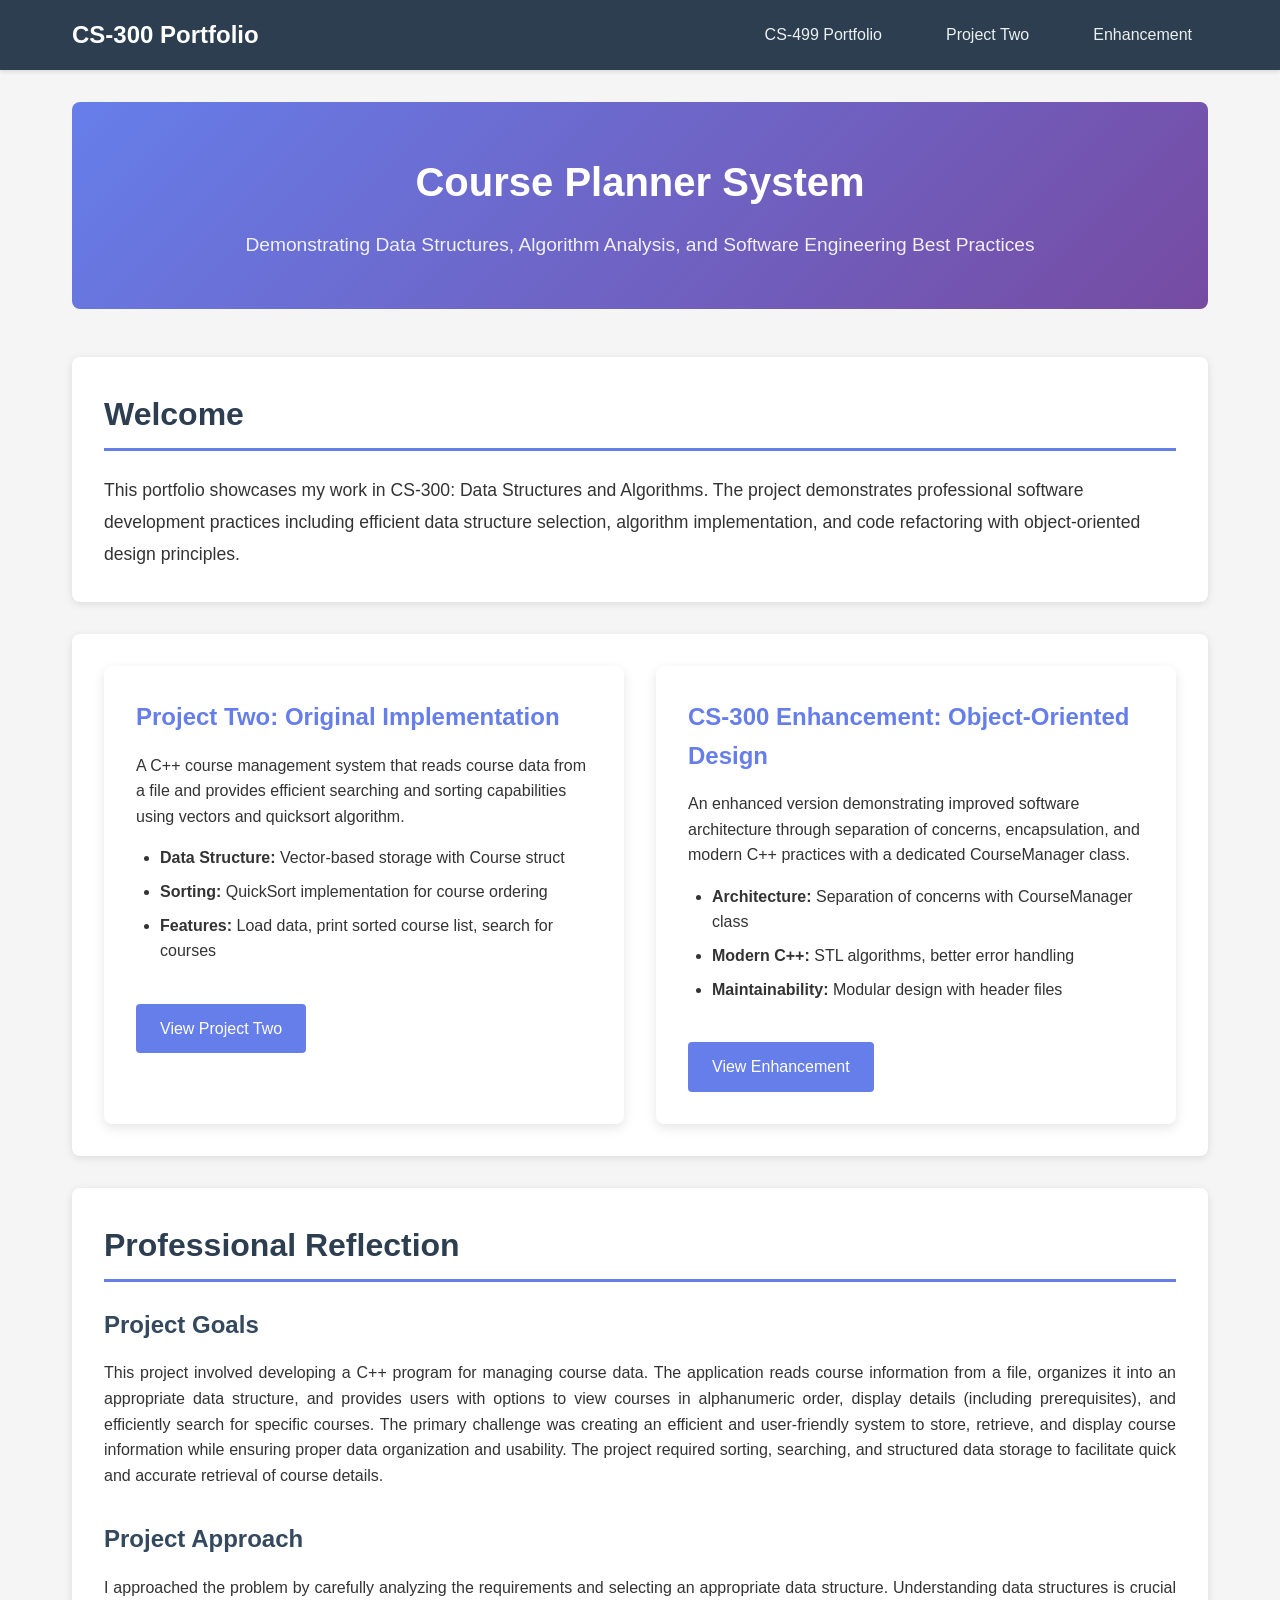
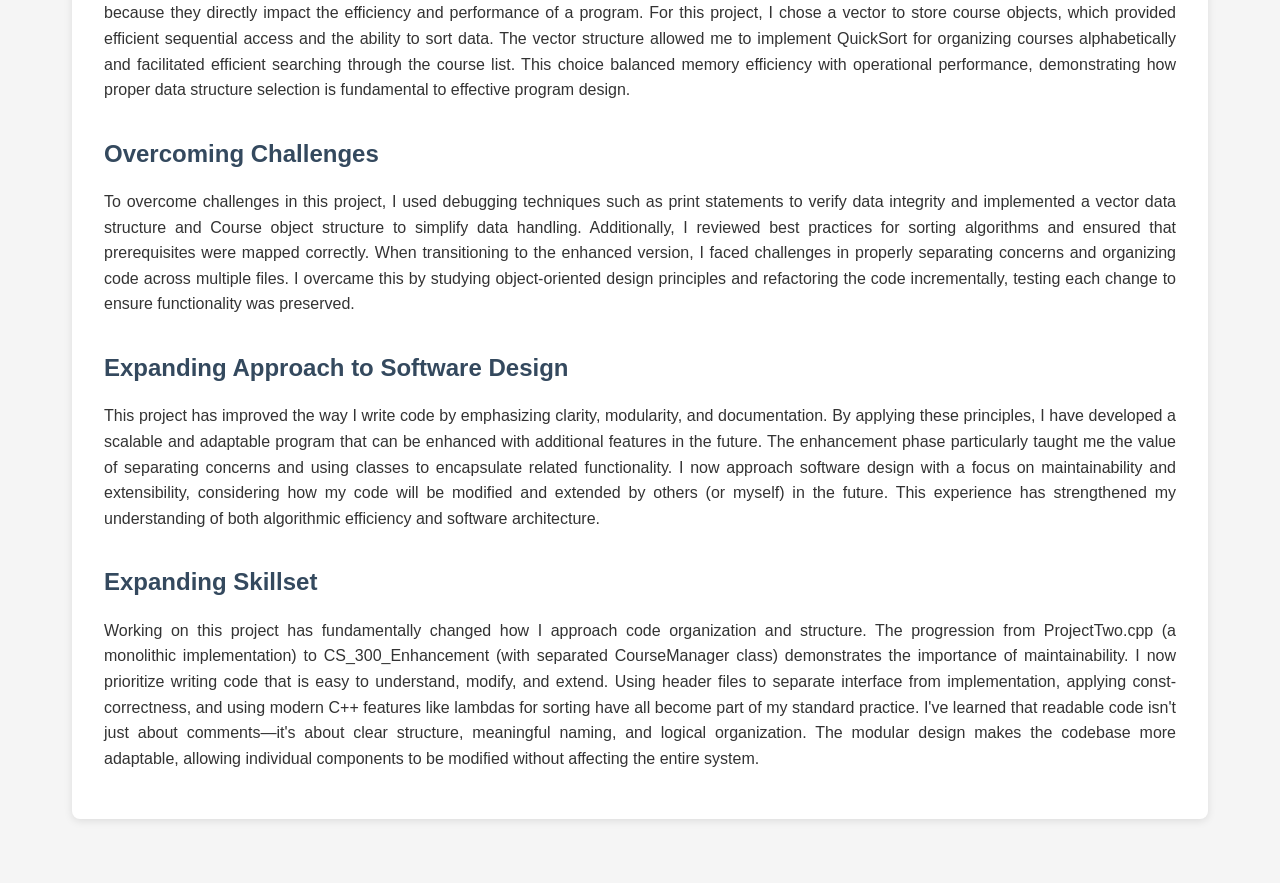
<file: index.html>
<!DOCTYPE html>
<html lang="en">
<head>
    <meta charset="UTF-8">
    <meta name="viewport" content="width=device-width, initial-scale=1.0">
    <title>CS-300 Portfolio: Course Planner System</title>
    <link rel="stylesheet" href="style.css">
</head>
<body>
    <nav class="navbar">
        <div class="nav-container">
            <h1 class="nav-title">CS-300 Portfolio</h1>
            <ul class="nav-menu">
                <li><a href="https://bzermeno.github.io/">CS-499 Portfolio</a></li>
                <li><a href="project-two.html">Project Two</a></li>
                <li><a href="enhancement.html">Enhancement</a></li>
            </ul>
        </div>
    </nav>

    <main class="container">
        <header class="hero">
            <h1>Course Planner System</h1>
            <p class="subtitle">Demonstrating Data Structures, Algorithm Analysis, and Software Engineering Best Practices</p>
        </header>

        <section class="intro">
            <h2>Welcome</h2>
            <p>This portfolio showcases my work in CS-300: Data Structures and Algorithms. The project demonstrates professional software development practices including efficient data structure selection, algorithm implementation, and code refactoring with object-oriented design principles.</p>
        </section>

        <section class="projects-grid">
            <div class="project-card">
                <h3>Project Two: Original Implementation</h3>
                <p>A C++ course management system that reads course data from a file and provides efficient searching and sorting capabilities using vectors and quicksort algorithm.</p>
                <ul>
                    <li><strong>Data Structure:</strong> Vector-based storage with Course struct</li>
                    <li><strong>Sorting:</strong> QuickSort implementation for course ordering</li>
                    <li><strong>Features:</strong> Load data, print sorted course list, search for courses</li>
                </ul>
                <a href="project-two.html" class="btn">View Project Two</a>
            </div>

            <div class="project-card">
                <h3>CS-300 Enhancement: Object-Oriented Design</h3>
                <p>An enhanced version demonstrating improved software architecture through separation of concerns, encapsulation, and modern C++ practices with a dedicated CourseManager class.</p>
                <ul>
                    <li><strong>Architecture:</strong> Separation of concerns with CourseManager class</li>
                    <li><strong>Modern C++:</strong> STL algorithms, better error handling</li>
                    <li><strong>Maintainability:</strong> Modular design with header files</li>
                </ul>
                <a href="enhancement.html" class="btn">View Enhancement</a>
            </div>
        </section>

        <section class="reflection">
            <h2>Professional Reflection</h2>
            
            <div class="reflection-section">
                <h3>Project Goals</h3>
                <p>This project involved developing a C++ program for managing course data. The application reads course information from a file, organizes it into an appropriate data structure, and provides users with options to view courses in alphanumeric order, display details (including prerequisites), and efficiently search for specific courses. The primary challenge was creating an efficient and user-friendly system to store, retrieve, and display course information while ensuring proper data organization and usability. The project required sorting, searching, and structured data storage to facilitate quick and accurate retrieval of course details.</p>
            </div>

            <div class="reflection-section">
                <h3>Project Approach</h3>
                <p>I approached the problem by carefully analyzing the requirements and selecting an appropriate data structure. Understanding data structures is crucial because they directly impact the efficiency and performance of a program. For this project, I chose a vector to store course objects, which provided efficient sequential access and the ability to sort data. The vector structure allowed me to implement QuickSort for organizing courses alphabetically and facilitated efficient searching through the course list. This choice balanced memory efficiency with operational performance, demonstrating how proper data structure selection is fundamental to effective program design.</p>
            </div>

            <div class="reflection-section">
                <h3>Overcoming Challenges</h3>
                <p>To overcome challenges in this project, I used debugging techniques such as print statements to verify data integrity and implemented a vector data structure and Course object structure to simplify data handling. Additionally, I reviewed best practices for sorting algorithms and ensured that prerequisites were mapped correctly. When transitioning to the enhanced version, I faced challenges in properly separating concerns and organizing code across multiple files. I overcame this by studying object-oriented design principles and refactoring the code incrementally, testing each change to ensure functionality was preserved.</p>
            </div>

            <div class="reflection-section">
                <h3>Expanding Approach to Software Design</h3>
                <p>This project has improved the way I write code by emphasizing clarity, modularity, and documentation. By applying these principles, I have developed a scalable and adaptable program that can be enhanced with additional features in the future. The enhancement phase particularly taught me the value of separating concerns and using classes to encapsulate related functionality. I now approach software design with a focus on maintainability and extensibility, considering how my code will be modified and extended by others (or myself) in the future. This experience has strengthened my understanding of both algorithmic efficiency and software architecture.</p>
            </div>

            <div class="reflection-section">
                <h3>Expanding Skillset</h3>
                <p>Working on this project has fundamentally changed how I approach code organization and structure. The progression from ProjectTwo.cpp (a monolithic implementation) to CS_300_Enhancement (with separated CourseManager class) demonstrates the importance of maintainability. I now prioritize writing code that is easy to understand, modify, and extend. Using header files to separate interface from implementation, applying const-correctness, and using modern C++ features like lambdas for sorting have all become part of my standard practice. I've learned that readable code isn't just about comments—it's about clear structure, meaningful naming, and logical organization. The modular design makes the codebase more adaptable, allowing individual components to be modified without affecting the entire system.</p>
            </div>
        </section>
    </main>

</body>
</html>
</file>
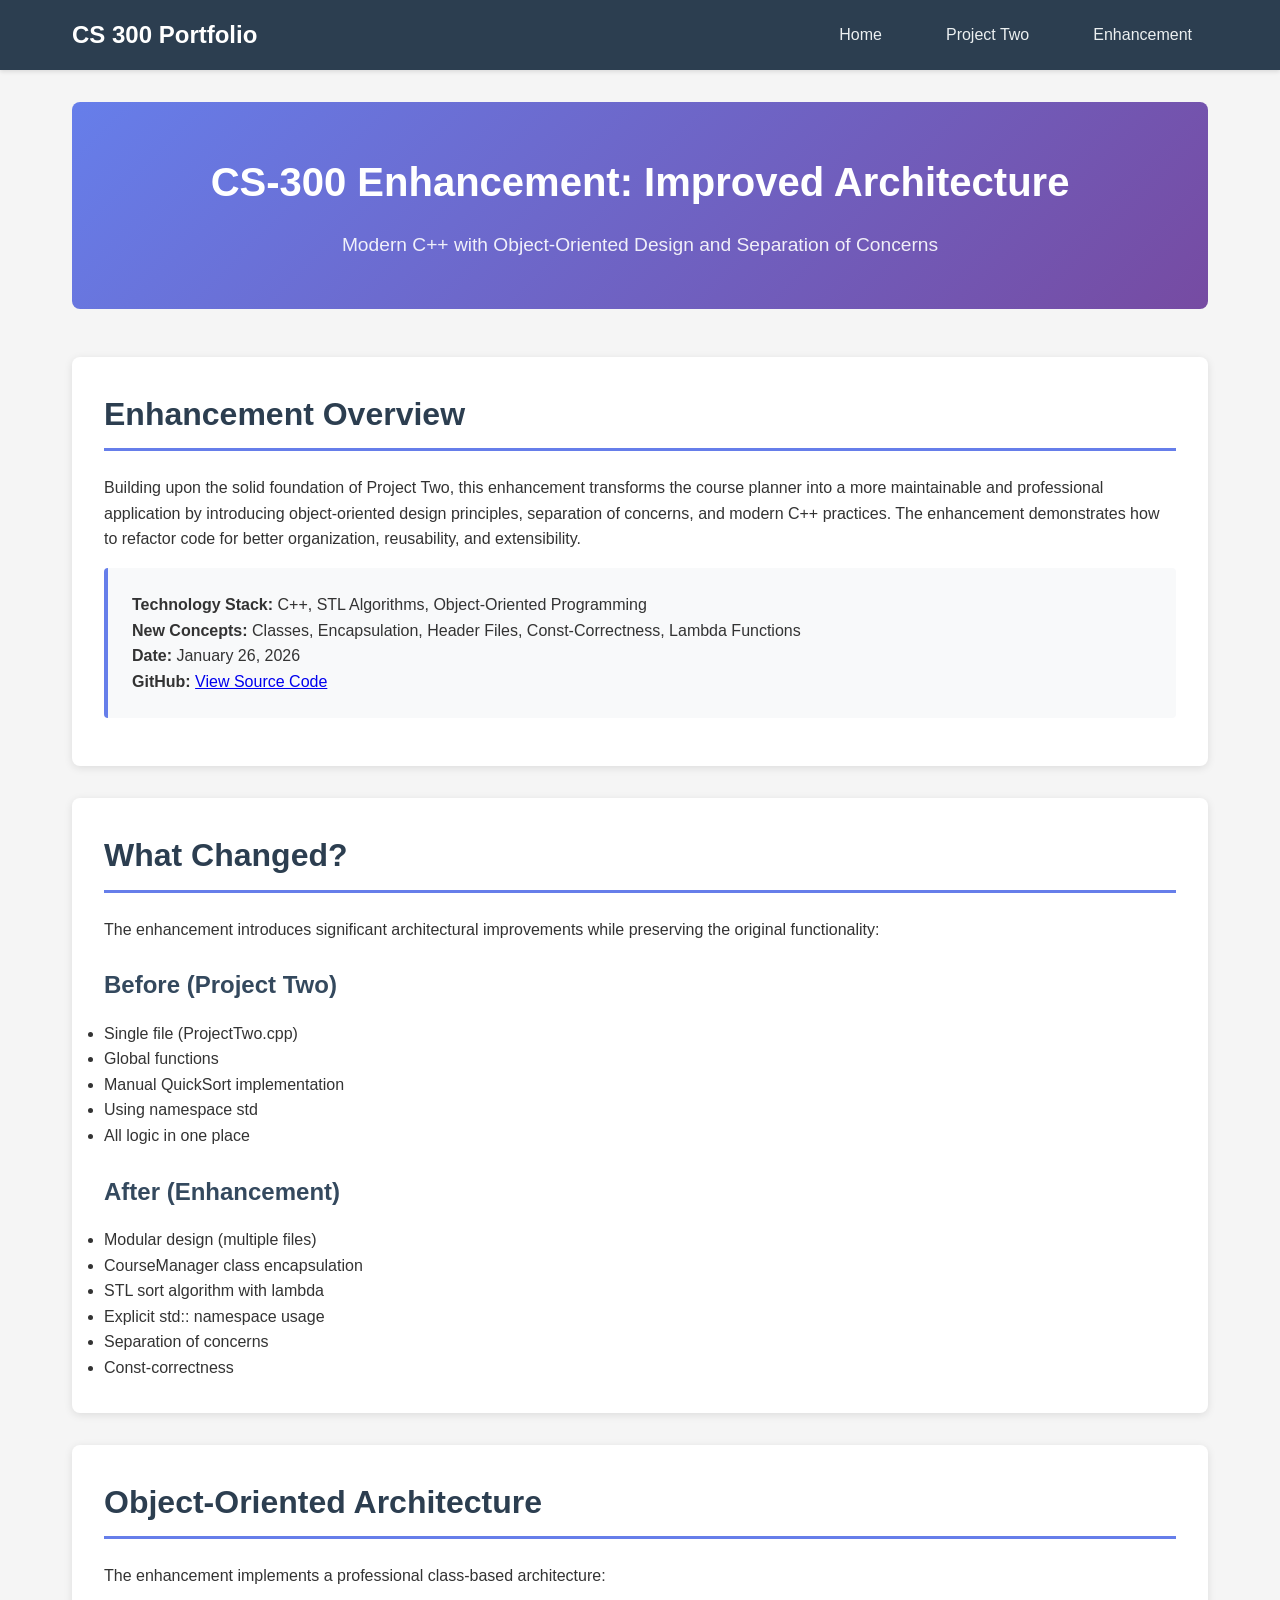
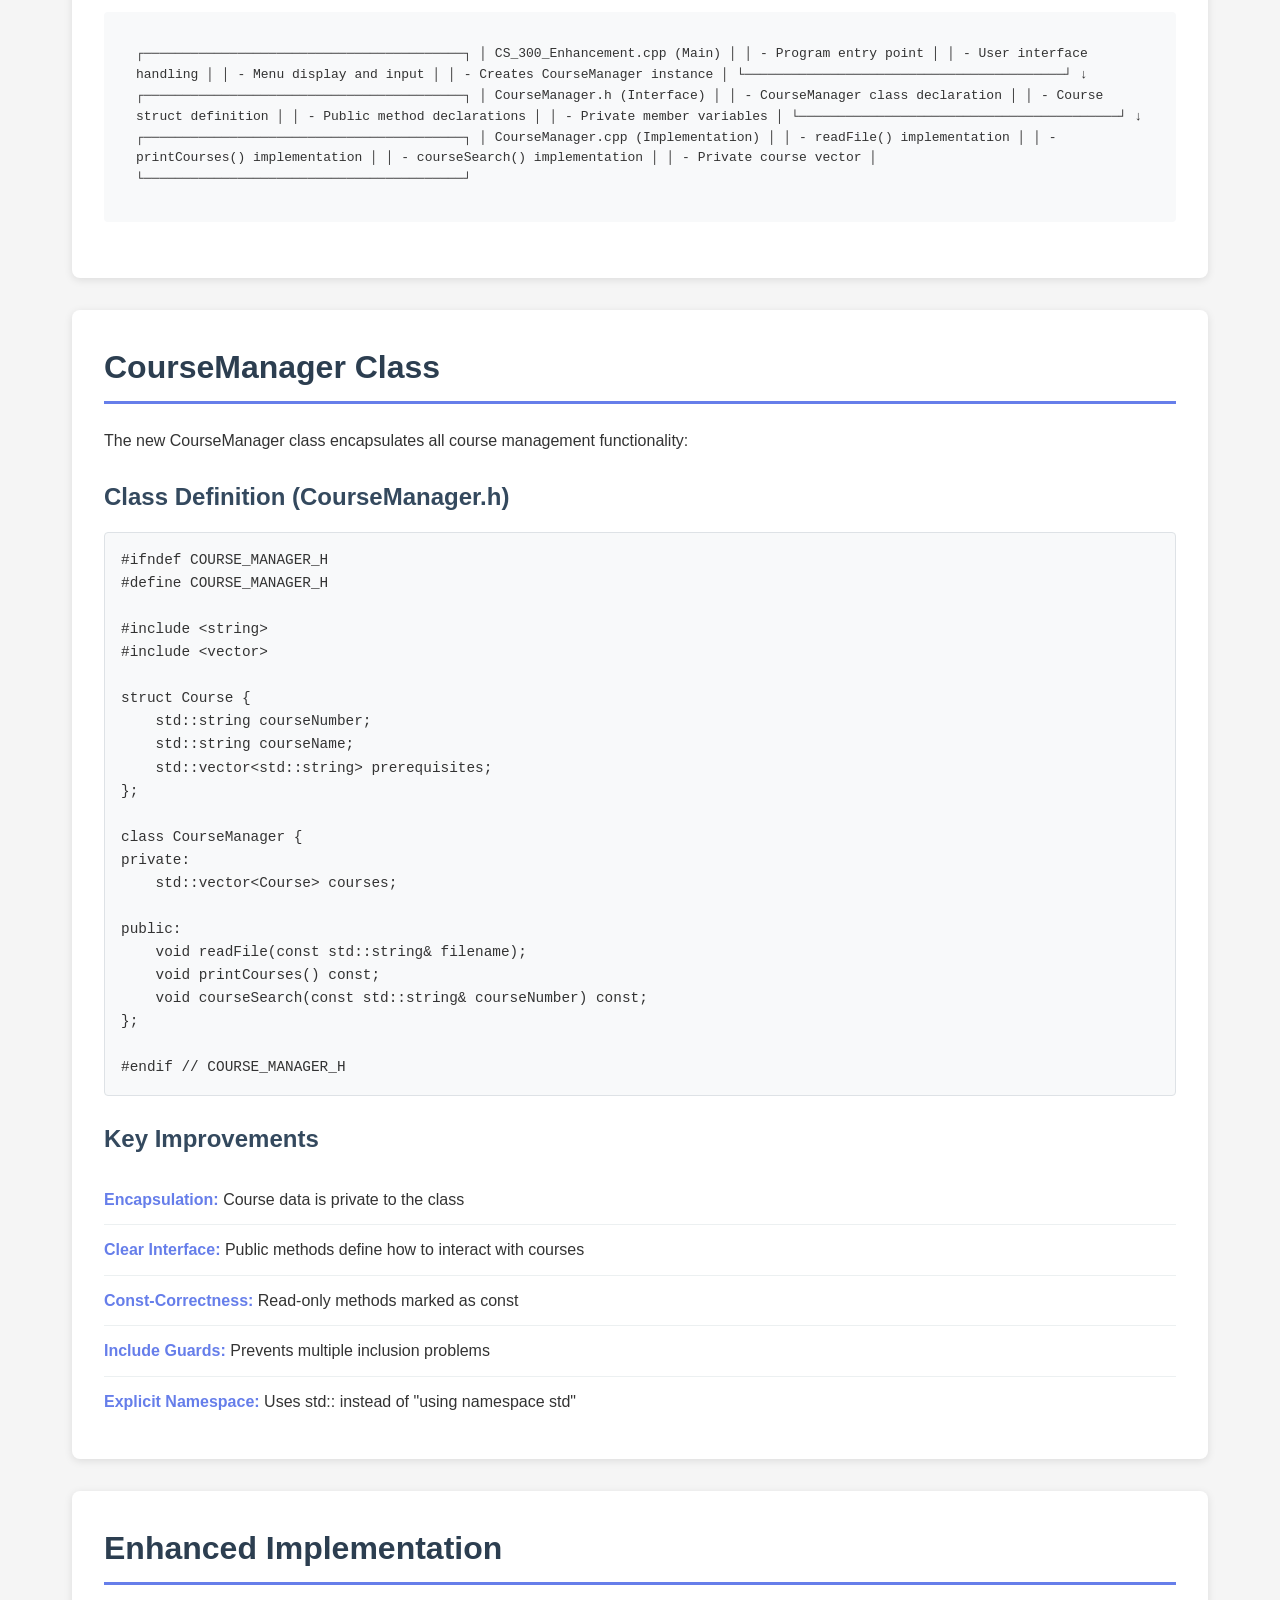
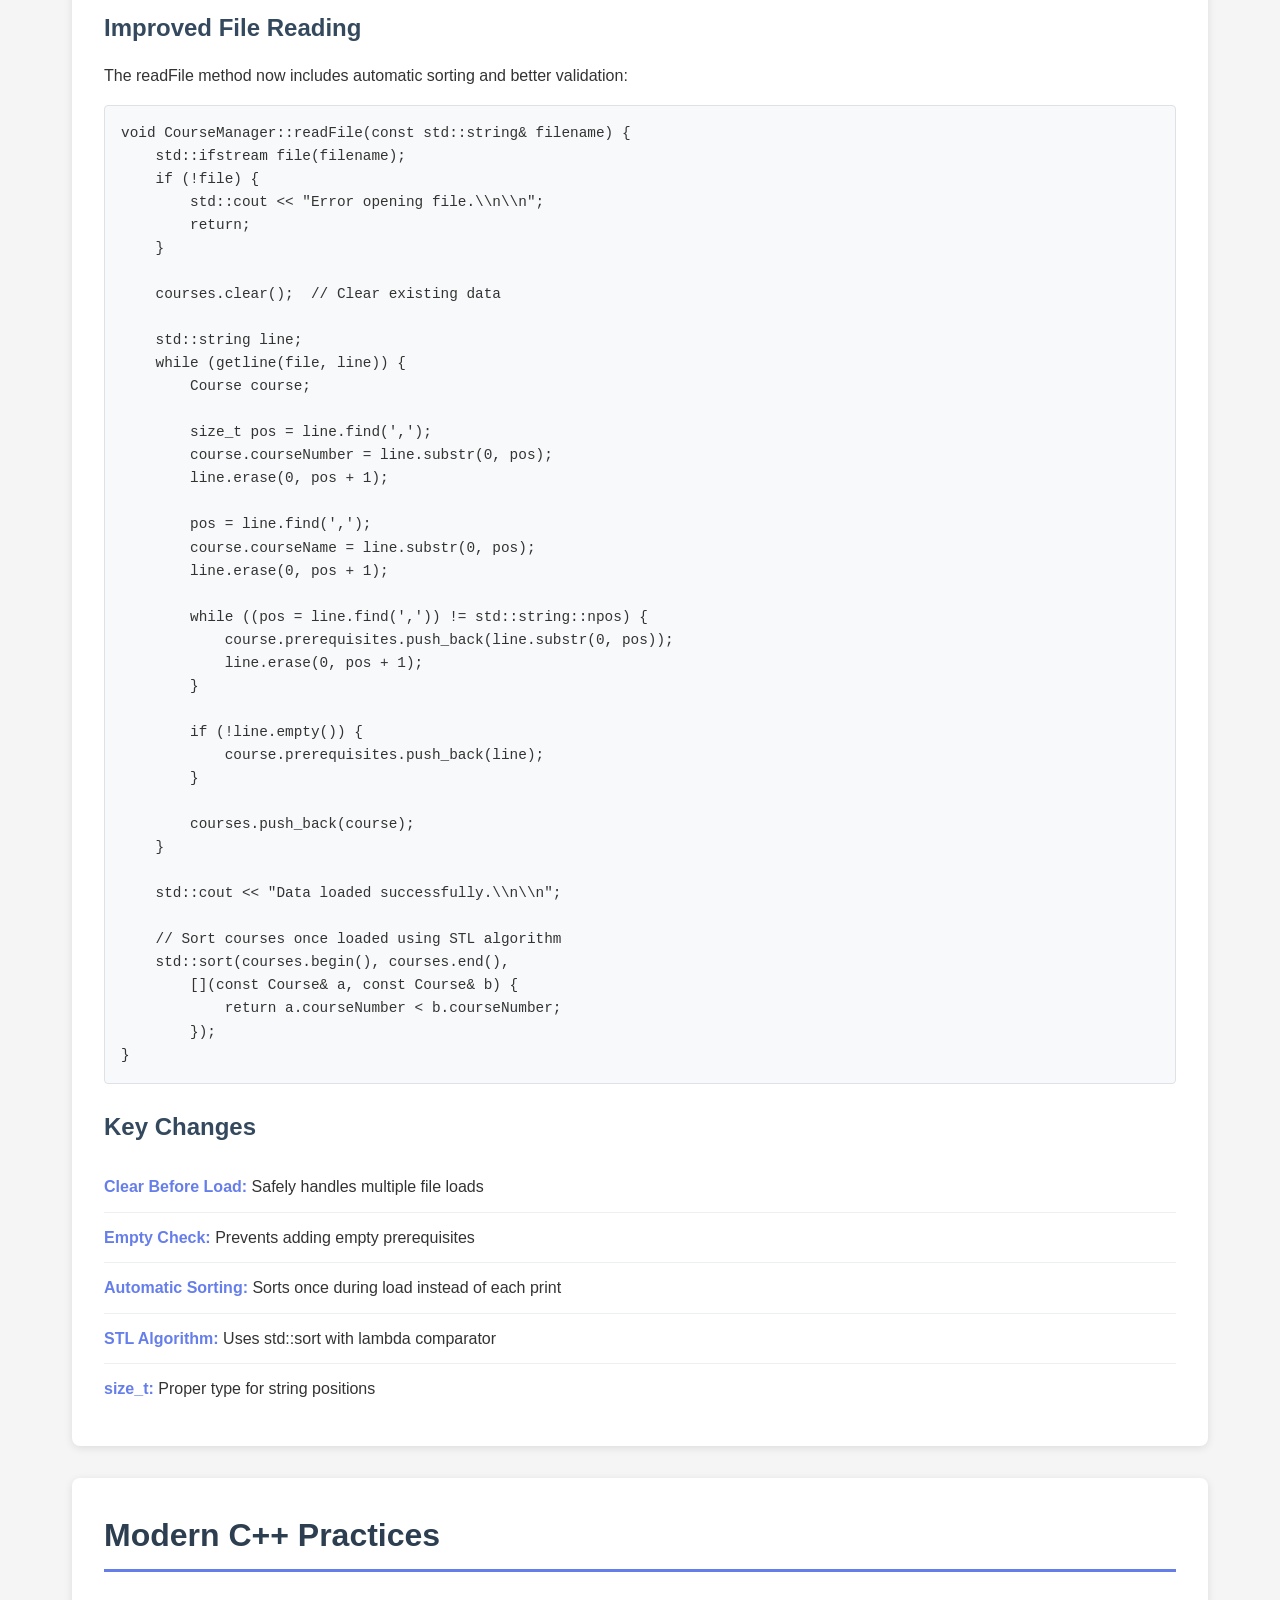
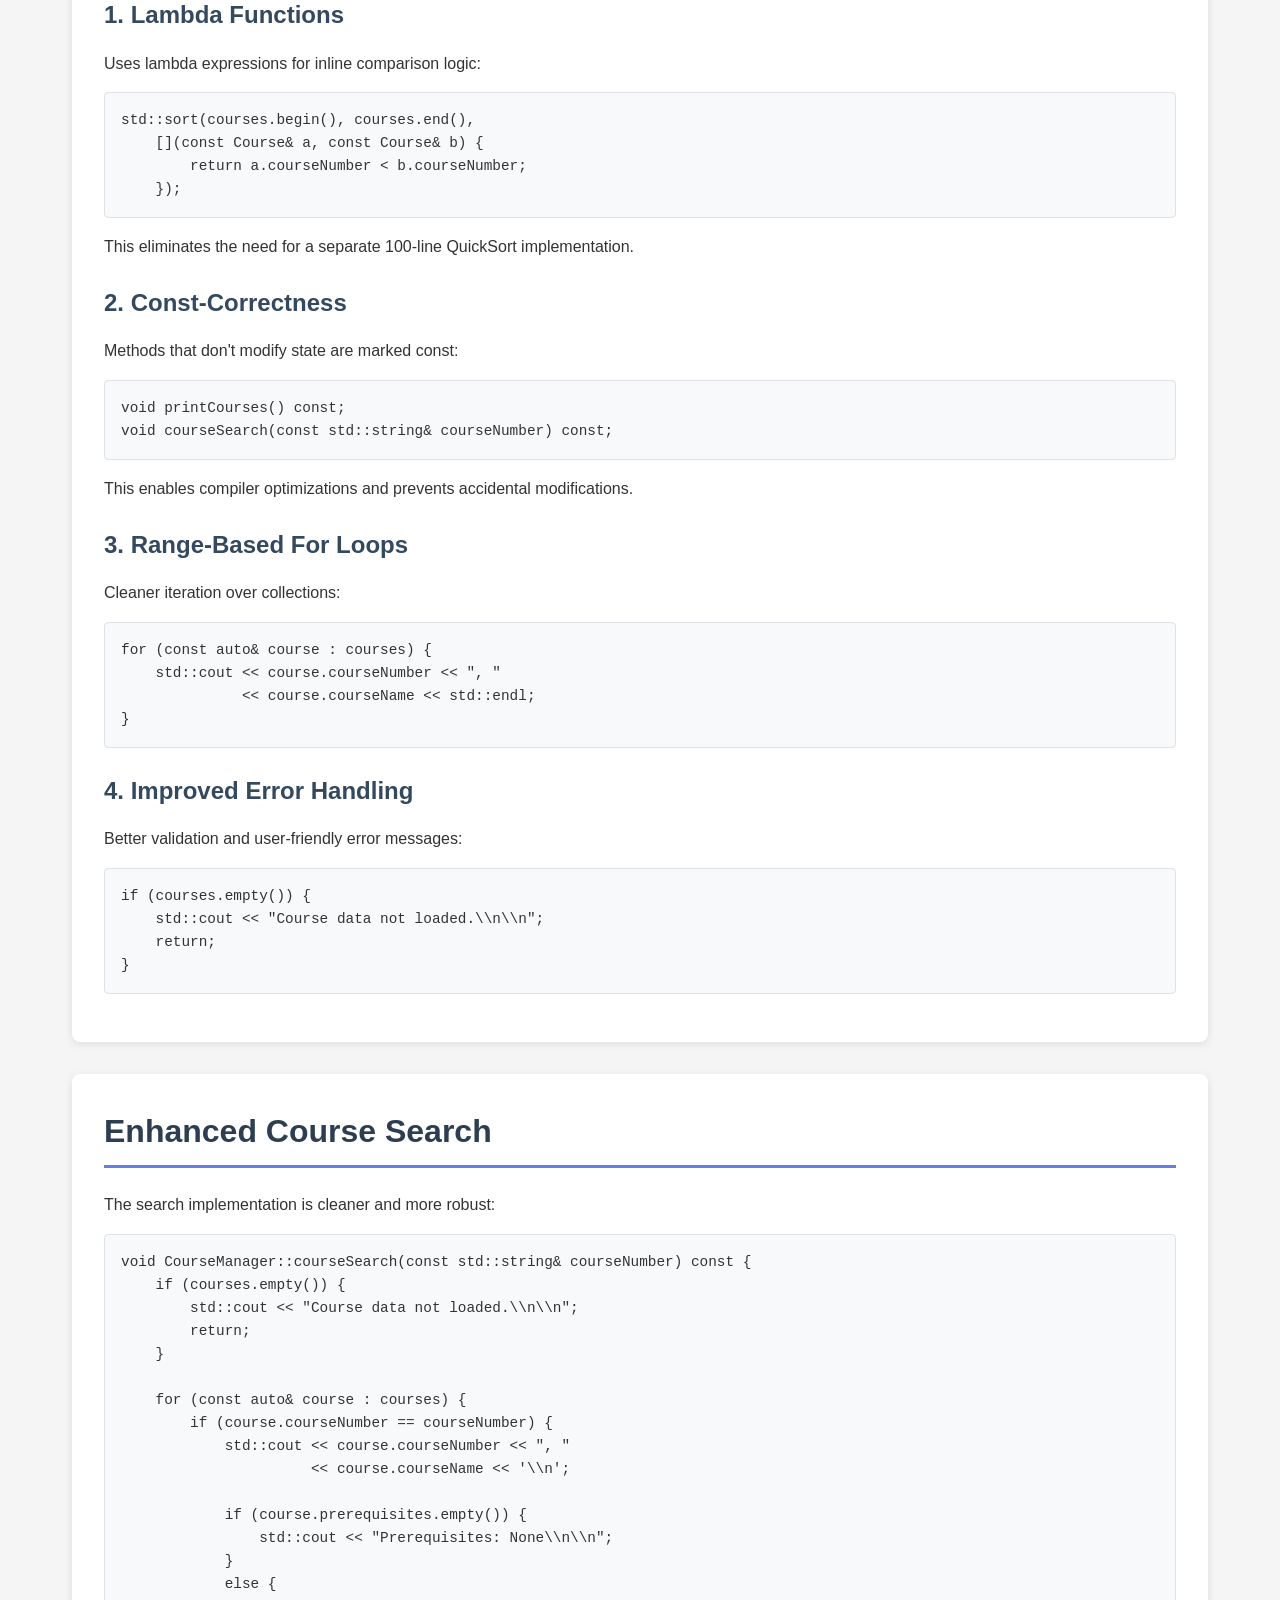
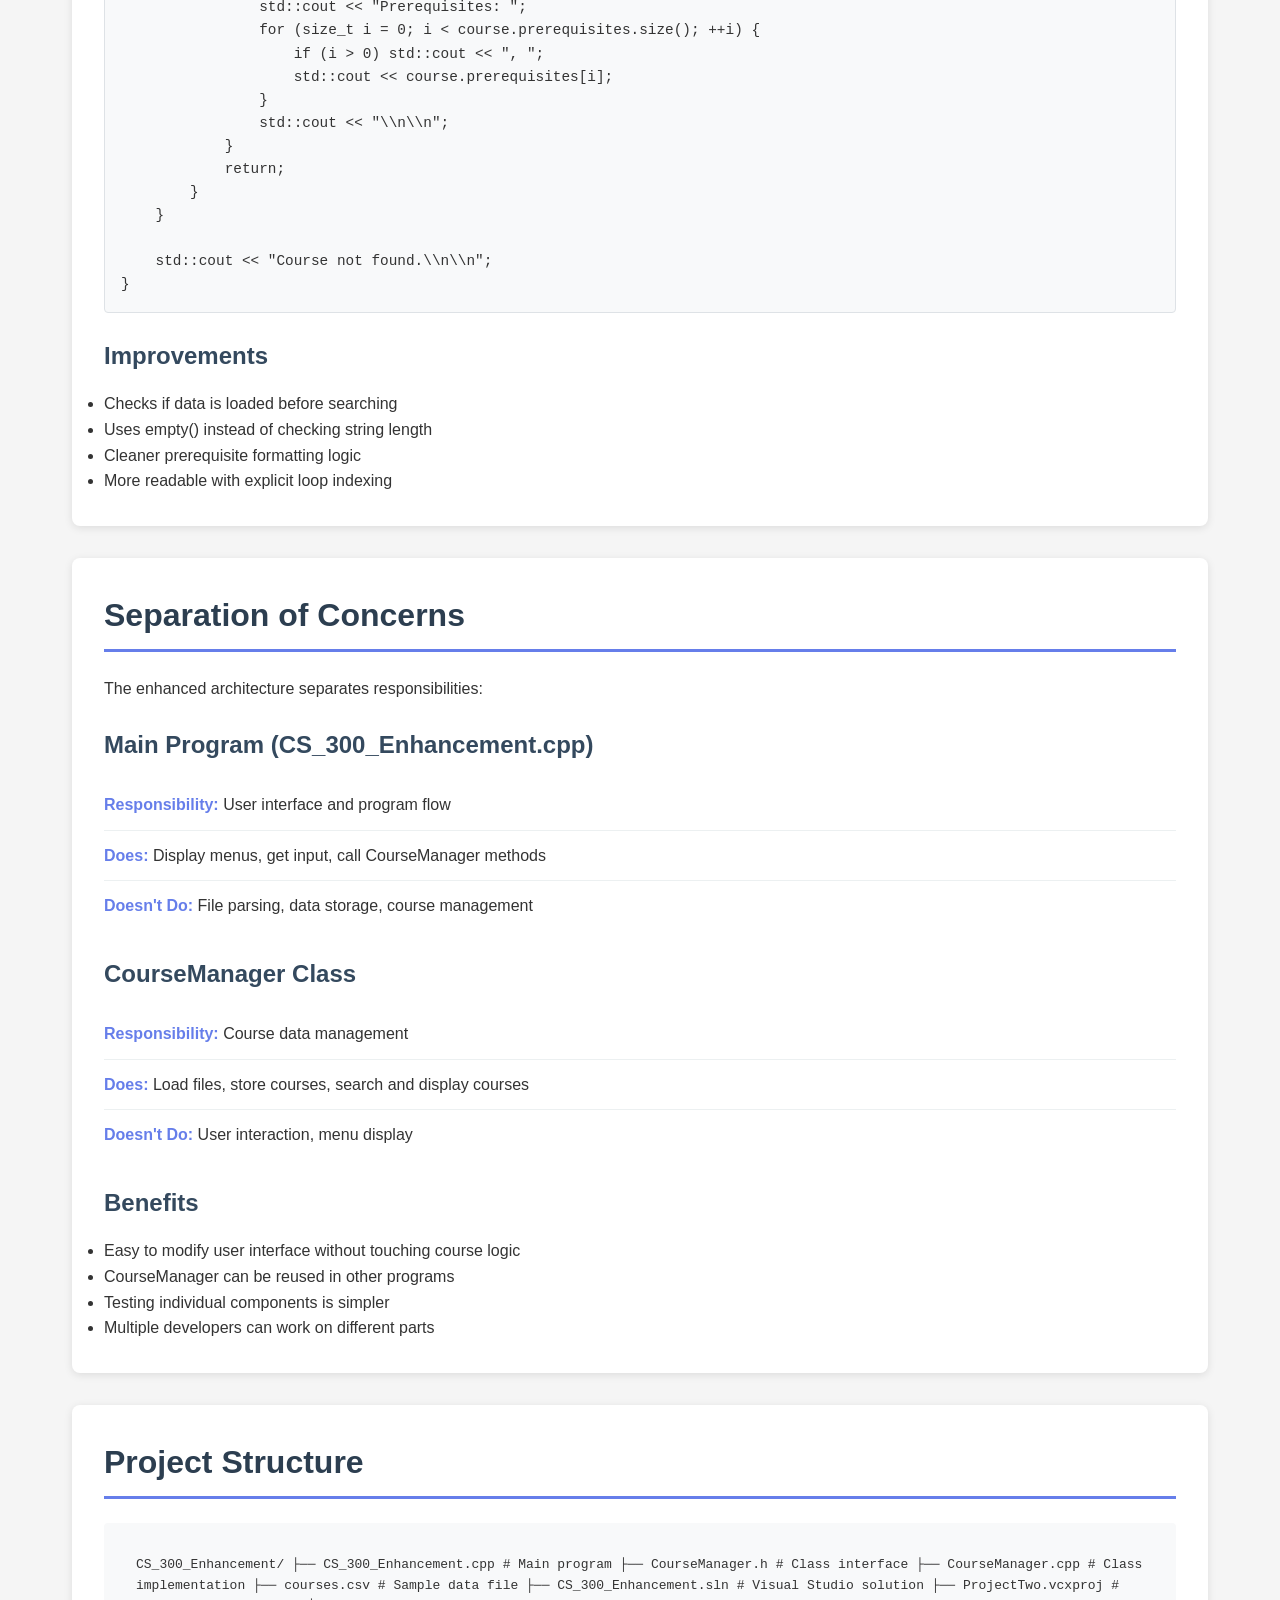
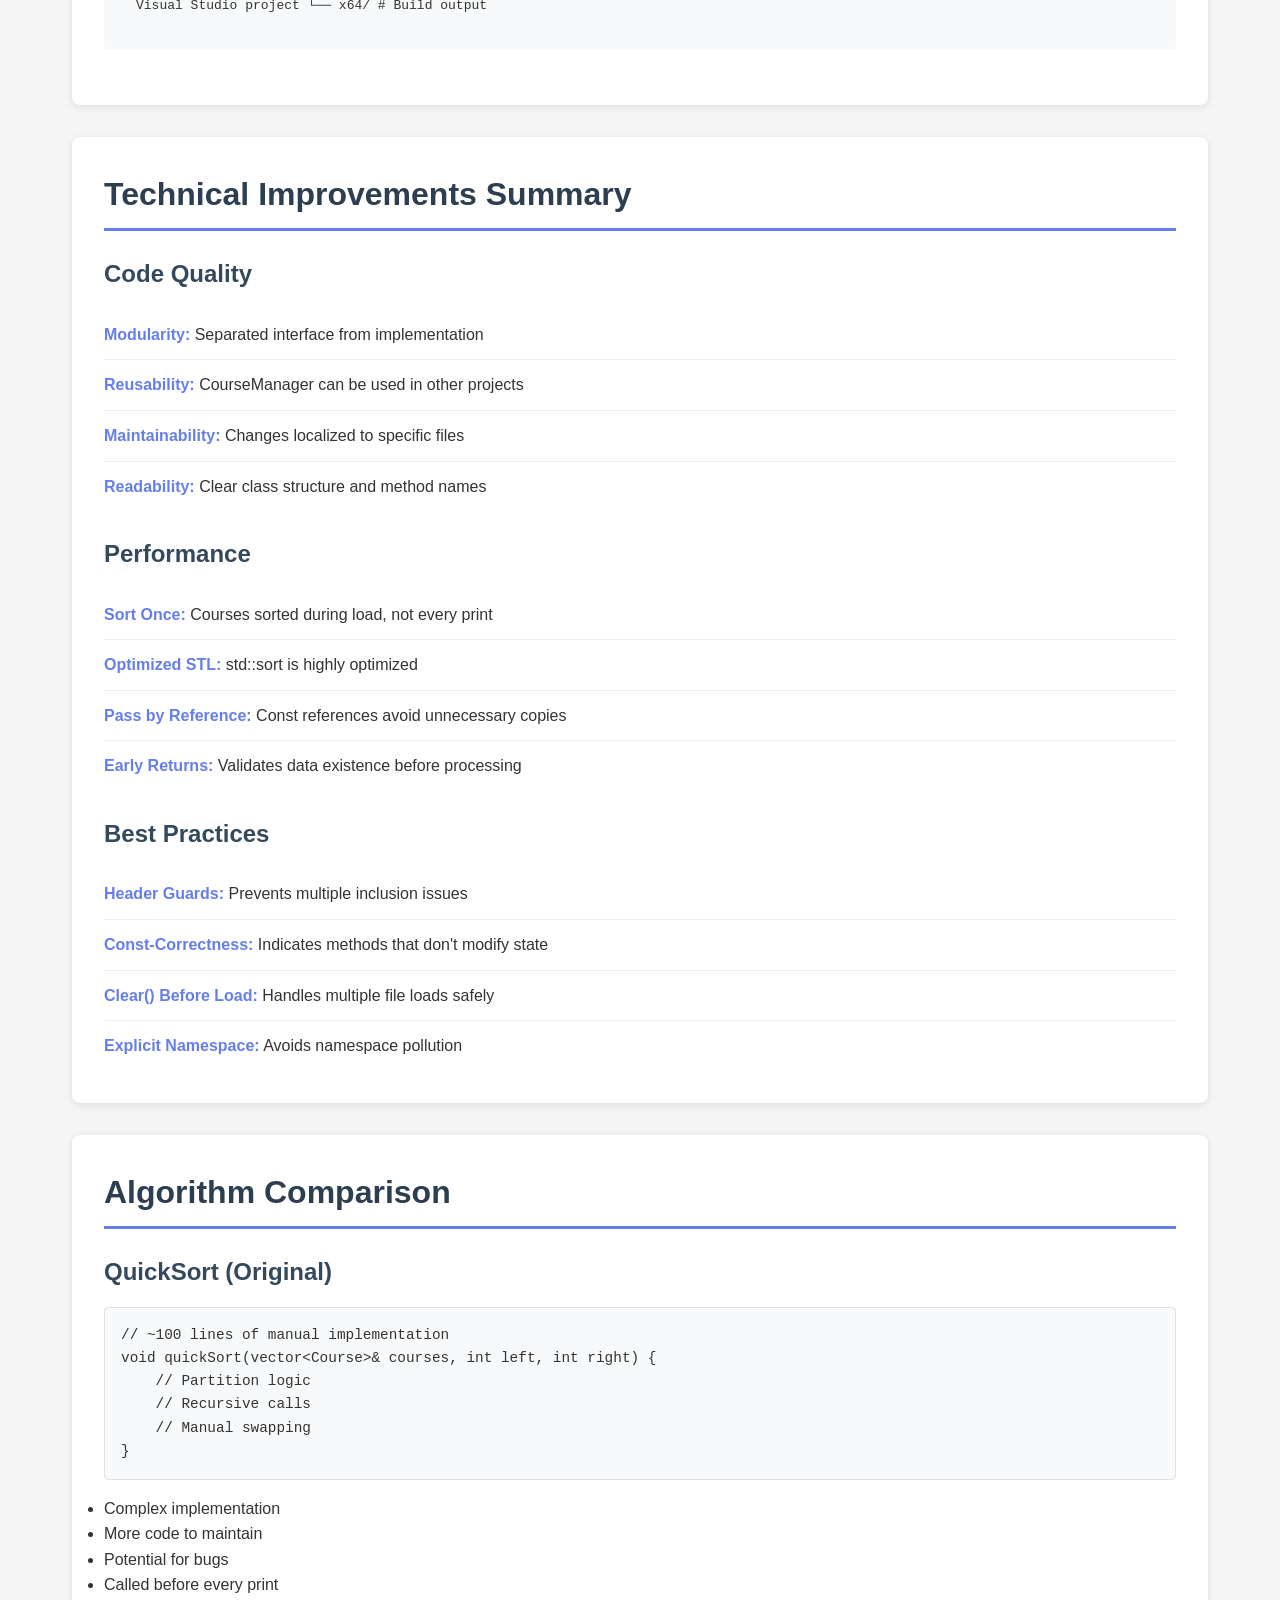
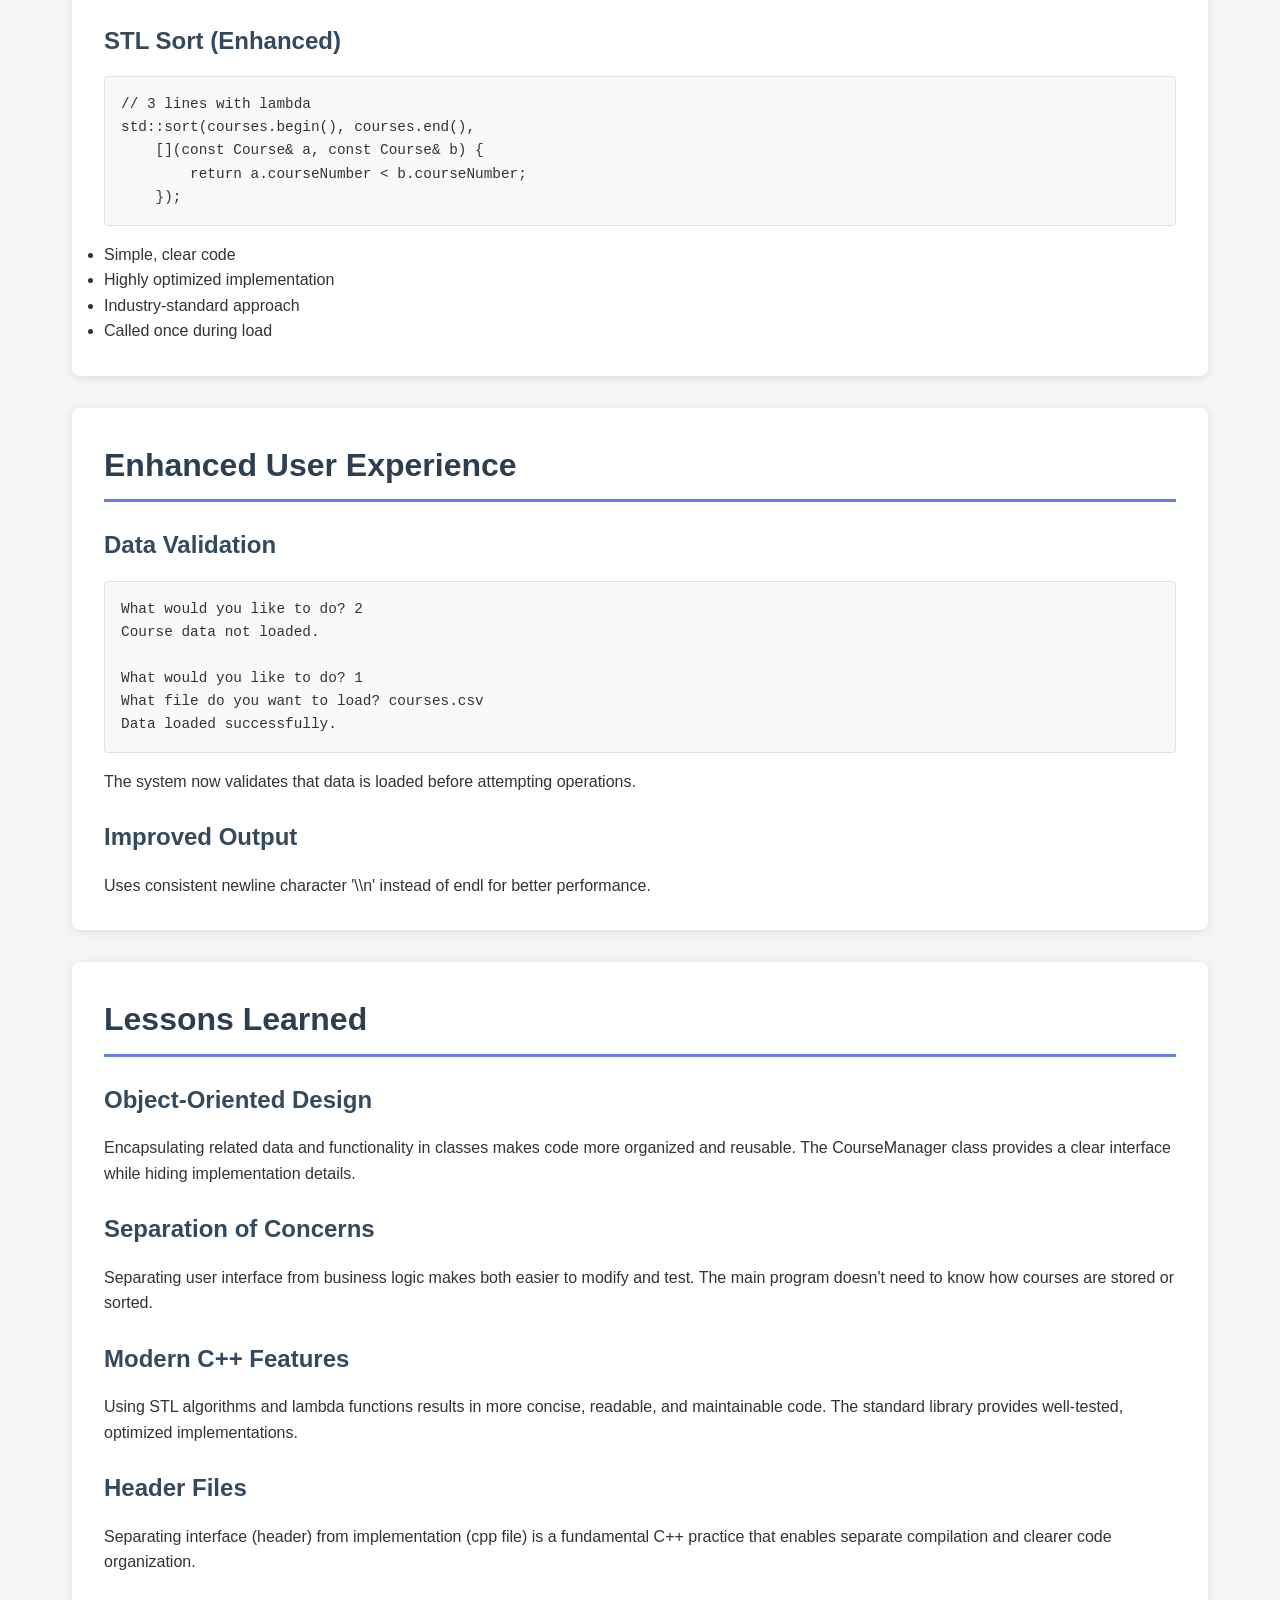
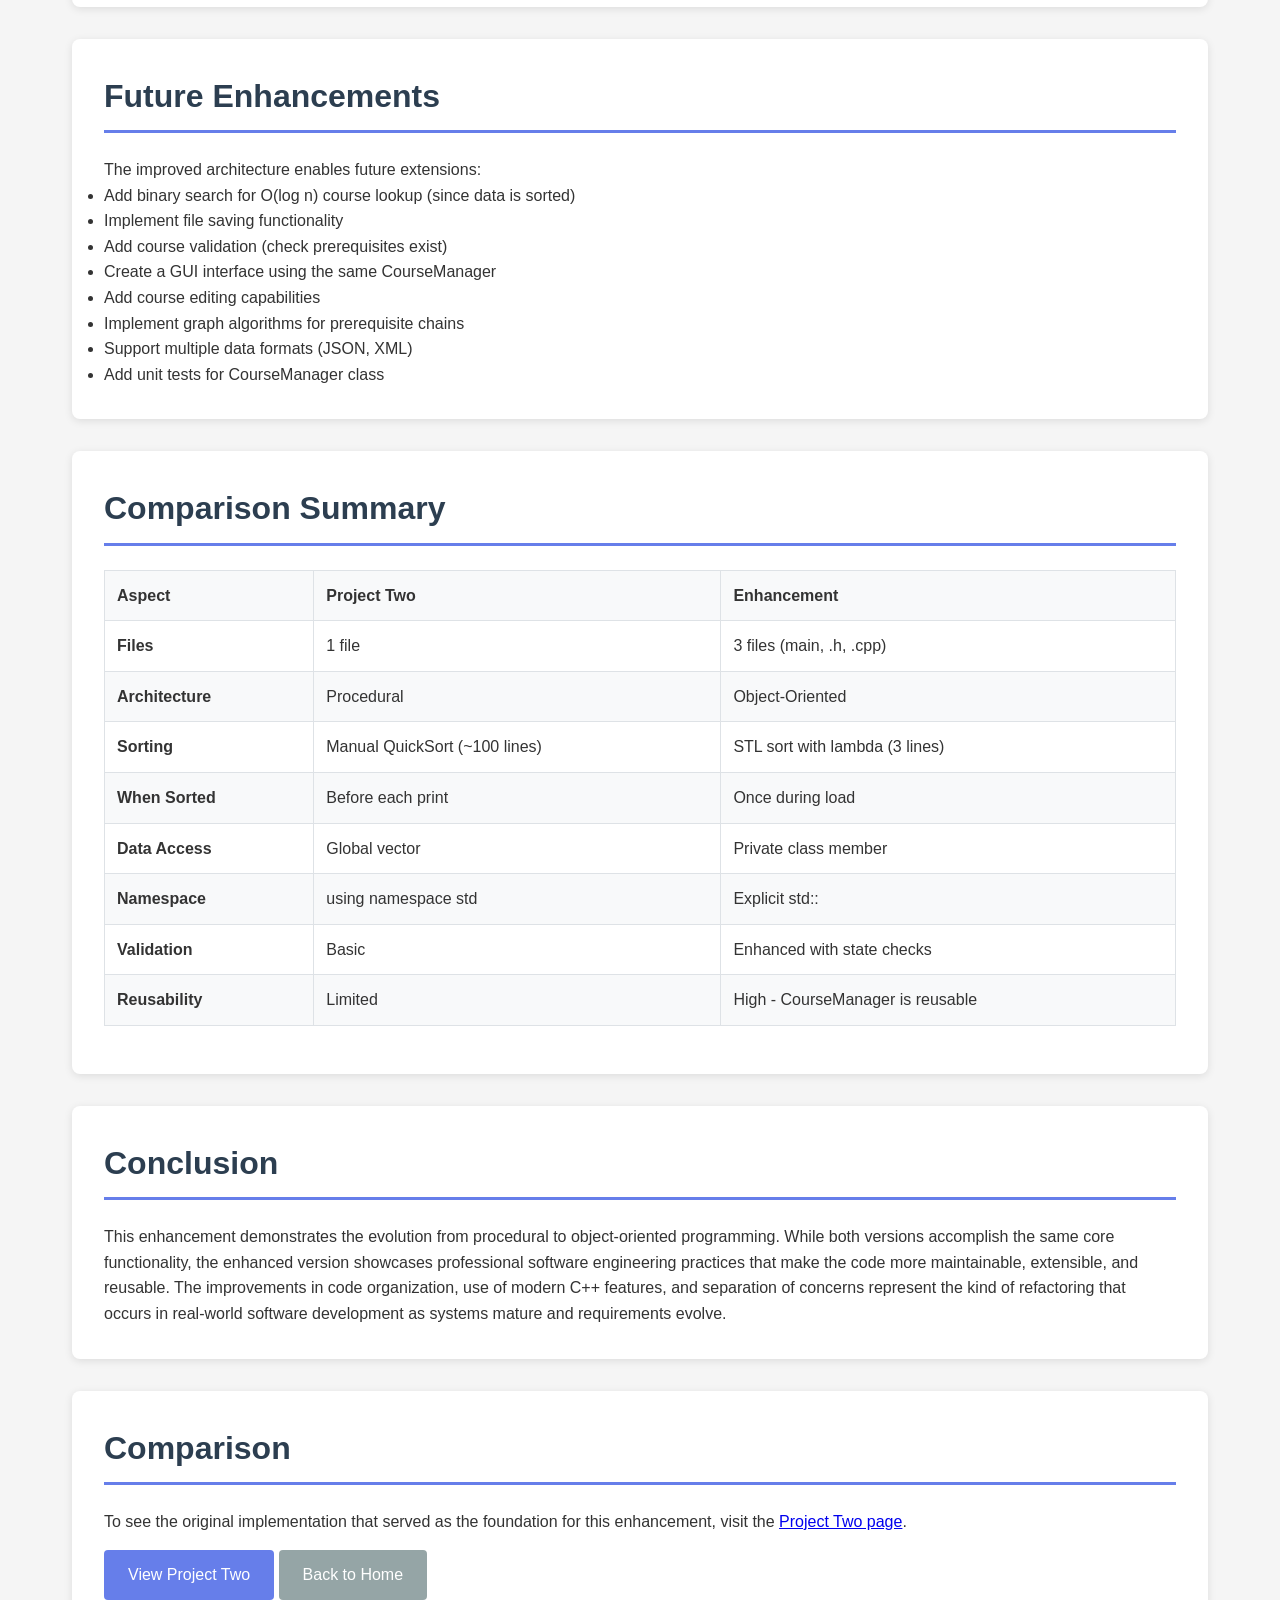
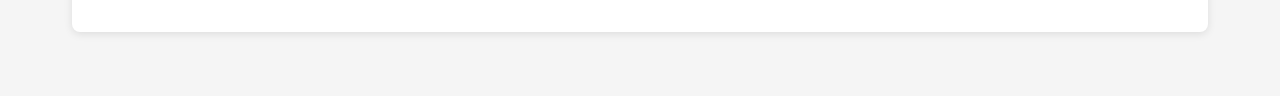
<file: enhancement.html>
<!DOCTYPE html>
<html lang="en">
<head>
    <meta charset="UTF-8">
    <meta name="viewport" content="width=device-width, initial-scale=1.0">
    <title>CS-300 Enhancement: Object-Oriented Design</title>
    <link rel="stylesheet" href="style.css">
</head>
<body>
    <nav class="navbar">
        <div class="nav-container">
            <h1 class="nav-title">CS 300 Portfolio</h1>
            <ul class="nav-menu">
                <li><a href="index.html">Home</a></li>
                <li><a href="project-two.html">Project Two</a></li>
                <li><a href="enhancement.html">Enhancement</a></li>
            </ul>
        </div>
    </nav>

    <main class="container">
        <header class="hero">
            <h1>CS-300 Enhancement: Improved Architecture</h1>
            <p class="subtitle">Modern C++ with Object-Oriented Design and Separation of Concerns</p>
        </header>

        <section>
            <h2>Enhancement Overview</h2>
            <p>Building upon the solid foundation of Project Two, this enhancement transforms the course planner into a more maintainable and professional application by introducing object-oriented design principles, separation of concerns, and modern C++ practices. The enhancement demonstrates how to refactor code for better organization, reusability, and extensibility.</p>
            
            <div class="details">
                <p><strong>Technology Stack:</strong> C++, STL Algorithms, Object-Oriented Programming</p>
                <p><strong>New Concepts:</strong> Classes, Encapsulation, Header Files, Const-Correctness, Lambda Functions</p>
                <p><strong>Date:</strong> January 26, 2026</p>
                <p><strong>GitHub:</strong> <a href="https://github.com/bzermeno/CS_300/tree/main/CS_300_Enhancement" target="_blank">View Source Code</a></p>
            </div>
        </section>

        <section>
            <h2>What Changed?</h2>
            <p>The enhancement introduces significant architectural improvements while preserving the original functionality:</p>

            <h3>Before (Project Two)</h3>
            <ul>
                <li>Single file (ProjectTwo.cpp)</li>
                <li>Global functions</li>
                <li>Manual QuickSort implementation</li>
                <li>Using namespace std</li>
                <li>All logic in one place</li>
            </ul>

            <h3>After (Enhancement)</h3>
            <ul>
                <li>Modular design (multiple files)</li>
                <li>CourseManager class encapsulation</li>
                <li>STL sort algorithm with lambda</li>
                <li>Explicit std:: namespace usage</li>
                <li>Separation of concerns</li>
                <li>Const-correctness</li>
            </ul>
        </section>

        <section>
            <h2>Object-Oriented Architecture</h2>
            <p>The enhancement implements a professional class-based architecture:</p>

            <div class="architecture-diagram">
┌─────────────────────────────────────────┐
│    CS_300_Enhancement.cpp (Main)        │
│  - Program entry point                  │
│  - User interface handling              │
│  - Menu display and input               │
│  - Creates CourseManager instance       │
└─────────────────────────────────────────┘
                    ↓
┌─────────────────────────────────────────┐
│    CourseManager.h (Interface)          │
│  - CourseManager class declaration      │
│  - Course struct definition             │
│  - Public method declarations           │
│  - Private member variables             │
└─────────────────────────────────────────┘
                    ↓
┌─────────────────────────────────────────┐
│    CourseManager.cpp (Implementation)   │
│  - readFile() implementation            │
│  - printCourses() implementation        │
│  - courseSearch() implementation        │
│  - Private course vector                │
└─────────────────────────────────────────┘
            </div>
        </section>

        <section>
            <h2>CourseManager Class</h2>
            <p>The new CourseManager class encapsulates all course management functionality:</p>

            <h3>Class Definition (CourseManager.h)</h3>
            <pre><code>#ifndef COURSE_MANAGER_H
#define COURSE_MANAGER_H

#include &lt;string&gt;
#include &lt;vector&gt;

struct Course {
    std::string courseNumber;
    std::string courseName;
    std::vector&lt;std::string&gt; prerequisites;
};

class CourseManager {
private:
    std::vector&lt;Course&gt; courses;

public:
    void readFile(const std::string& filename);
    void printCourses() const;
    void courseSearch(const std::string& courseNumber) const;
};

#endif // COURSE_MANAGER_H</code></pre>

            <h3>Key Improvements</h3>
            <ul class="feature-list">
                <li><strong>Encapsulation:</strong> Course data is private to the class</li>
                <li><strong>Clear Interface:</strong> Public methods define how to interact with courses</li>
                <li><strong>Const-Correctness:</strong> Read-only methods marked as const</li>
                <li><strong>Include Guards:</strong> Prevents multiple inclusion problems</li>
                <li><strong>Explicit Namespace:</strong> Uses std:: instead of "using namespace std"</li>
            </ul>
        </section>

        <section>
            <h2>Enhanced Implementation</h2>

            <h3>Improved File Reading</h3>
            <p>The readFile method now includes automatic sorting and better validation:</p>
            <pre><code>void CourseManager::readFile(const std::string& filename) {
    std::ifstream file(filename);
    if (!file) {
        std::cout &lt;&lt; "Error opening file.\\n\\n";
        return;
    }

    courses.clear();  // Clear existing data

    std::string line;
    while (getline(file, line)) {
        Course course;

        size_t pos = line.find(',');
        course.courseNumber = line.substr(0, pos);
        line.erase(0, pos + 1);

        pos = line.find(',');
        course.courseName = line.substr(0, pos);
        line.erase(0, pos + 1);

        while ((pos = line.find(',')) != std::string::npos) {
            course.prerequisites.push_back(line.substr(0, pos));
            line.erase(0, pos + 1);
        }

        if (!line.empty()) {
            course.prerequisites.push_back(line);
        }

        courses.push_back(course);
    }

    std::cout &lt;&lt; "Data loaded successfully.\\n\\n";

    // Sort courses once loaded using STL algorithm
    std::sort(courses.begin(), courses.end(),
        [](const Course& a, const Course& b) {
            return a.courseNumber &lt; b.courseNumber;
        });
}</code></pre>

            <h3>Key Changes</h3>
            <ul class="feature-list">
                <li><strong>Clear Before Load:</strong> Safely handles multiple file loads</li>
                <li><strong>Empty Check:</strong> Prevents adding empty prerequisites</li>
                <li><strong>Automatic Sorting:</strong> Sorts once during load instead of each print</li>
                <li><strong>STL Algorithm:</strong> Uses std::sort with lambda comparator</li>
                <li><strong>size_t:</strong> Proper type for string positions</li>
            </ul>
        </section>

        <section>
            <h2>Modern C++ Practices</h2>

            <h3>1. Lambda Functions</h3>
            <p>Uses lambda expressions for inline comparison logic:</p>
            <pre><code>std::sort(courses.begin(), courses.end(),
    [](const Course& a, const Course& b) {
        return a.courseNumber &lt; b.courseNumber;
    });</code></pre>
            <p>This eliminates the need for a separate 100-line QuickSort implementation.</p>

            <h3>2. Const-Correctness</h3>
            <p>Methods that don't modify state are marked const:</p>
            <pre><code>void printCourses() const;
void courseSearch(const std::string& courseNumber) const;</code></pre>
            <p>This enables compiler optimizations and prevents accidental modifications.</p>

            <h3>3. Range-Based For Loops</h3>
            <p>Cleaner iteration over collections:</p>
            <pre><code>for (const auto& course : courses) {
    std::cout &lt;&lt; course.courseNumber &lt;&lt; ", "
              &lt;&lt; course.courseName &lt;&lt; std::endl;
}</code></pre>

            <h3>4. Improved Error Handling</h3>
            <p>Better validation and user-friendly error messages:</p>
            <pre><code>if (courses.empty()) {
    std::cout &lt;&lt; "Course data not loaded.\\n\\n";
    return;
}</code></pre>
        </section>

        <section>
            <h2>Enhanced Course Search</h2>
            <p>The search implementation is cleaner and more robust:</p>
            <pre><code>void CourseManager::courseSearch(const std::string& courseNumber) const {
    if (courses.empty()) {
        std::cout &lt;&lt; "Course data not loaded.\\n\\n";
        return;
    }

    for (const auto& course : courses) {
        if (course.courseNumber == courseNumber) {
            std::cout &lt;&lt; course.courseNumber &lt;&lt; ", "
                      &lt;&lt; course.courseName &lt;&lt; '\\n';

            if (course.prerequisites.empty()) {
                std::cout &lt;&lt; "Prerequisites: None\\n\\n";
            }
            else {
                std::cout &lt;&lt; "Prerequisites: ";
                for (size_t i = 0; i &lt; course.prerequisites.size(); ++i) {
                    if (i &gt; 0) std::cout &lt;&lt; ", ";
                    std::cout &lt;&lt; course.prerequisites[i];
                }
                std::cout &lt;&lt; "\\n\\n";
            }
            return;
        }
    }

    std::cout &lt;&lt; "Course not found.\\n\\n";
}</code></pre>

            <h3>Improvements</h3>
            <ul>
                <li>Checks if data is loaded before searching</li>
                <li>Uses empty() instead of checking string length</li>
                <li>Cleaner prerequisite formatting logic</li>
                <li>More readable with explicit loop indexing</li>
            </ul>
        </section>

        <section>
            <h2>Separation of Concerns</h2>
            <p>The enhanced architecture separates responsibilities:</p>

            <h3>Main Program (CS_300_Enhancement.cpp)</h3>
            <ul class="feature-list">
                <li><strong>Responsibility:</strong> User interface and program flow</li>
                <li><strong>Does:</strong> Display menus, get input, call CourseManager methods</li>
                <li><strong>Doesn't Do:</strong> File parsing, data storage, course management</li>
            </ul>

            <h3>CourseManager Class</h3>
            <ul class="feature-list">
                <li><strong>Responsibility:</strong> Course data management</li>
                <li><strong>Does:</strong> Load files, store courses, search and display courses</li>
                <li><strong>Doesn't Do:</strong> User interaction, menu display</li>
            </ul>

            <h3>Benefits</h3>
            <ul>
                <li>Easy to modify user interface without touching course logic</li>
                <li>CourseManager can be reused in other programs</li>
                <li>Testing individual components is simpler</li>
                <li>Multiple developers can work on different parts</li>
            </ul>
        </section>

        <section>
            <h2>Project Structure</h2>
            <div class="architecture-diagram">
CS_300_Enhancement/
├── CS_300_Enhancement.cpp    # Main program
├── CourseManager.h           # Class interface
├── CourseManager.cpp         # Class implementation
├── courses.csv              # Sample data file
├── CS_300_Enhancement.sln   # Visual Studio solution
├── ProjectTwo.vcxproj       # Visual Studio project
└── x64/                     # Build output
            </div>
        </section>

        <section>
            <h2>Technical Improvements Summary</h2>

            <h3>Code Quality</h3>
            <ul class="feature-list">
                <li><strong>Modularity:</strong> Separated interface from implementation</li>
                <li><strong>Reusability:</strong> CourseManager can be used in other projects</li>
                <li><strong>Maintainability:</strong> Changes localized to specific files</li>
                <li><strong>Readability:</strong> Clear class structure and method names</li>
            </ul>

            <h3>Performance</h3>
            <ul class="feature-list">
                <li><strong>Sort Once:</strong> Courses sorted during load, not every print</li>
                <li><strong>Optimized STL:</strong> std::sort is highly optimized</li>
                <li><strong>Pass by Reference:</strong> Const references avoid unnecessary copies</li>
                <li><strong>Early Returns:</strong> Validates data existence before processing</li>
            </ul>

            <h3>Best Practices</h3>
            <ul class="feature-list">
                <li><strong>Header Guards:</strong> Prevents multiple inclusion issues</li>
                <li><strong>Const-Correctness:</strong> Indicates methods that don't modify state</li>
                <li><strong>Clear() Before Load:</strong> Handles multiple file loads safely</li>
                <li><strong>Explicit Namespace:</strong> Avoids namespace pollution</li>
            </ul>
        </section>

        <section>
            <h2>Algorithm Comparison</h2>

            <h3>QuickSort (Original)</h3>
            <pre><code>// ~100 lines of manual implementation
void quickSort(vector&lt;Course&gt;& courses, int left, int right) {
    // Partition logic
    // Recursive calls
    // Manual swapping
}</code></pre>
            <ul>
                <li>Complex implementation</li>
                <li>More code to maintain</li>
                <li>Potential for bugs</li>
                <li>Called before every print</li>
            </ul>

            <h3>STL Sort (Enhanced)</h3>
            <pre><code>// 3 lines with lambda
std::sort(courses.begin(), courses.end(),
    [](const Course& a, const Course& b) {
        return a.courseNumber &lt; b.courseNumber;
    });</code></pre>
            <ul>
                <li>Simple, clear code</li>
                <li>Highly optimized implementation</li>
                <li>Industry-standard approach</li>
                <li>Called once during load</li>
            </ul>
        </section>

        <section>
            <h2>Enhanced User Experience</h2>
            
            <h3>Data Validation</h3>
            <pre><code>What would you like to do? 2
Course data not loaded.

What would you like to do? 1
What file do you want to load? courses.csv
Data loaded successfully.</code></pre>
            <p>The system now validates that data is loaded before attempting operations.</p>

            <h3>Improved Output</h3>
            <p>Uses consistent newline character '\\n' instead of endl for better performance.</p>
        </section>

        <section>
            <h2>Lessons Learned</h2>

            <h3>Object-Oriented Design</h3>
            <p>Encapsulating related data and functionality in classes makes code more organized and reusable. The CourseManager class provides a clear interface while hiding implementation details.</p>

            <h3>Separation of Concerns</h3>
            <p>Separating user interface from business logic makes both easier to modify and test. The main program doesn't need to know how courses are stored or sorted.</p>

            <h3>Modern C++ Features</h3>
            <p>Using STL algorithms and lambda functions results in more concise, readable, and maintainable code. The standard library provides well-tested, optimized implementations.</p>

            <h3>Header Files</h3>
            <p>Separating interface (header) from implementation (cpp file) is a fundamental C++ practice that enables separate compilation and clearer code organization.</p>
        </section>

        <section>
            <h2>Future Enhancements</h2>
            <p>The improved architecture enables future extensions:</p>
            <ul>
                <li>Add binary search for O(log n) course lookup (since data is sorted)</li>
                <li>Implement file saving functionality</li>
                <li>Add course validation (check prerequisites exist)</li>
                <li>Create a GUI interface using the same CourseManager</li>
                <li>Add course editing capabilities</li>
                <li>Implement graph algorithms for prerequisite chains</li>
                <li>Support multiple data formats (JSON, XML)</li>
                <li>Add unit tests for CourseManager class</li>
            </ul>
        </section>

        <section>
            <h2>Comparison Summary</h2>
            
            <table style="width: 100%; border-collapse: collapse; margin: 1rem 0;">
                <tr style="background-color: #f8f9fa;">
                    <th style="padding: 0.75rem; border: 1px solid #dee2e6; text-align: left;">Aspect</th>
                    <th style="padding: 0.75rem; border: 1px solid #dee2e6; text-align: left;">Project Two</th>
                    <th style="padding: 0.75rem; border: 1px solid #dee2e6; text-align: left;">Enhancement</th>
                </tr>
                <tr>
                    <td style="padding: 0.75rem; border: 1px solid #dee2e6;"><strong>Files</strong></td>
                    <td style="padding: 0.75rem; border: 1px solid #dee2e6;">1 file</td>
                    <td style="padding: 0.75rem; border: 1px solid #dee2e6;">3 files (main, .h, .cpp)</td>
                </tr>
                <tr style="background-color: #f8f9fa;">
                    <td style="padding: 0.75rem; border: 1px solid #dee2e6;"><strong>Architecture</strong></td>
                    <td style="padding: 0.75rem; border: 1px solid #dee2e6;">Procedural</td>
                    <td style="padding: 0.75rem; border: 1px solid #dee2e6;">Object-Oriented</td>
                </tr>
                <tr>
                    <td style="padding: 0.75rem; border: 1px solid #dee2e6;"><strong>Sorting</strong></td>
                    <td style="padding: 0.75rem; border: 1px solid #dee2e6;">Manual QuickSort (~100 lines)</td>
                    <td style="padding: 0.75rem; border: 1px solid #dee2e6;">STL sort with lambda (3 lines)</td>
                </tr>
                <tr style="background-color: #f8f9fa;">
                    <td style="padding: 0.75rem; border: 1px solid #dee2e6;"><strong>When Sorted</strong></td>
                    <td style="padding: 0.75rem; border: 1px solid #dee2e6;">Before each print</td>
                    <td style="padding: 0.75rem; border: 1px solid #dee2e6;">Once during load</td>
                </tr>
                <tr>
                    <td style="padding: 0.75rem; border: 1px solid #dee2e6;"><strong>Data Access</strong></td>
                    <td style="padding: 0.75rem; border: 1px solid #dee2e6;">Global vector</td>
                    <td style="padding: 0.75rem; border: 1px solid #dee2e6;">Private class member</td>
                </tr>
                <tr style="background-color: #f8f9fa;">
                    <td style="padding: 0.75rem; border: 1px solid #dee2e6;"><strong>Namespace</strong></td>
                    <td style="padding: 0.75rem; border: 1px solid #dee2e6;">using namespace std</td>
                    <td style="padding: 0.75rem; border: 1px solid #dee2e6;">Explicit std::</td>
                </tr>
                <tr>
                    <td style="padding: 0.75rem; border: 1px solid #dee2e6;"><strong>Validation</strong></td>
                    <td style="padding: 0.75rem; border: 1px solid #dee2e6;">Basic</td>
                    <td style="padding: 0.75rem; border: 1px solid #dee2e6;">Enhanced with state checks</td>
                </tr>
                <tr style="background-color: #f8f9fa;">
                    <td style="padding: 0.75rem; border: 1px solid #dee2e6;"><strong>Reusability</strong></td>
                    <td style="padding: 0.75rem; border: 1px solid #dee2e6;">Limited</td>
                    <td style="padding: 0.75rem; border: 1px solid #dee2e6;">High - CourseManager is reusable</td>
                </tr>
            </table>
        </section>

        <section>
            <h2>Conclusion</h2>
            <p>This enhancement demonstrates the evolution from procedural to object-oriented programming. While both versions accomplish the same core functionality, the enhanced version showcases professional software engineering practices that make the code more maintainable, extensible, and reusable. The improvements in code organization, use of modern C++ features, and separation of concerns represent the kind of refactoring that occurs in real-world software development as systems mature and requirements evolve.</p>
        </section>

        <section>
            <h2>Comparison</h2>
            <p>To see the original implementation that served as the foundation for this enhancement, visit the <a href="project-two.html">Project Two page</a>.</p>
            <a href="project-two.html" class="btn">View Project Two</a>
            <a href="index.html" class="btn btn-secondary">Back to Home</a>
        </section>
    </main>

</body>
</html>
</file>
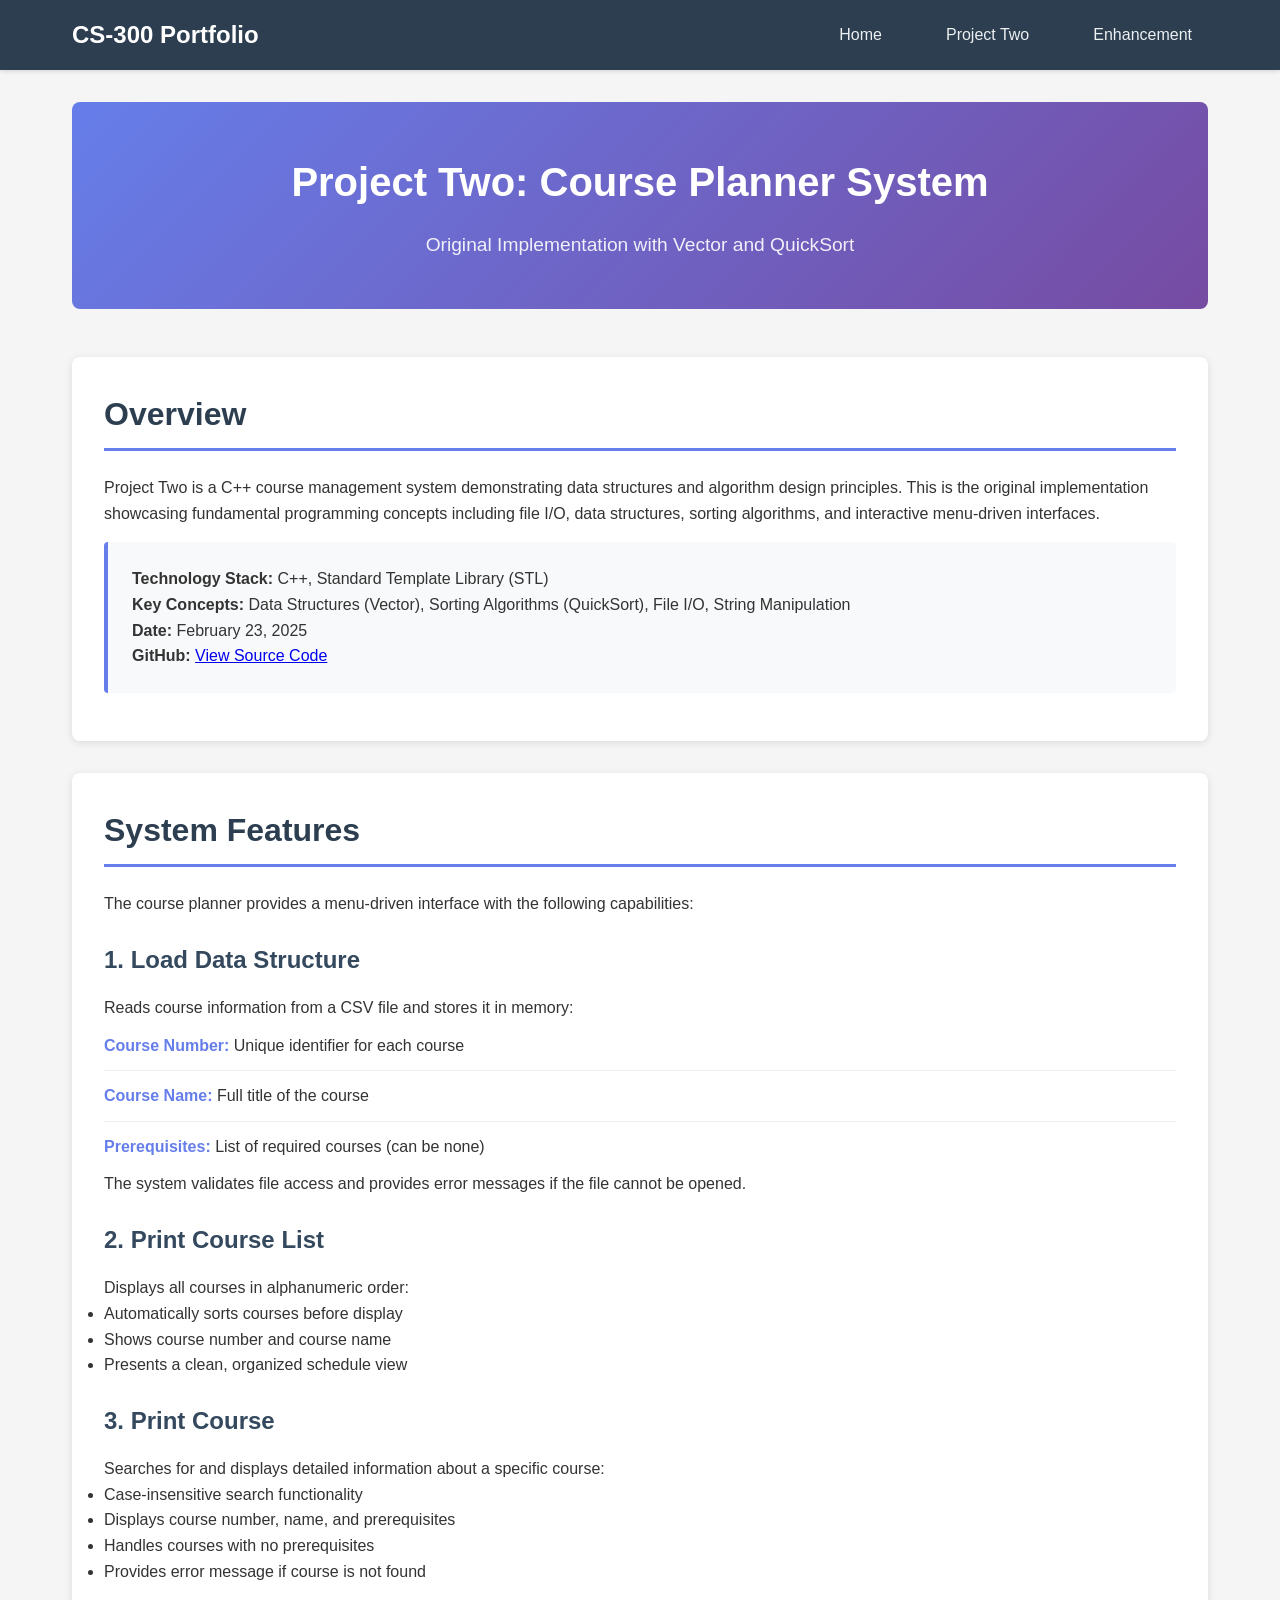
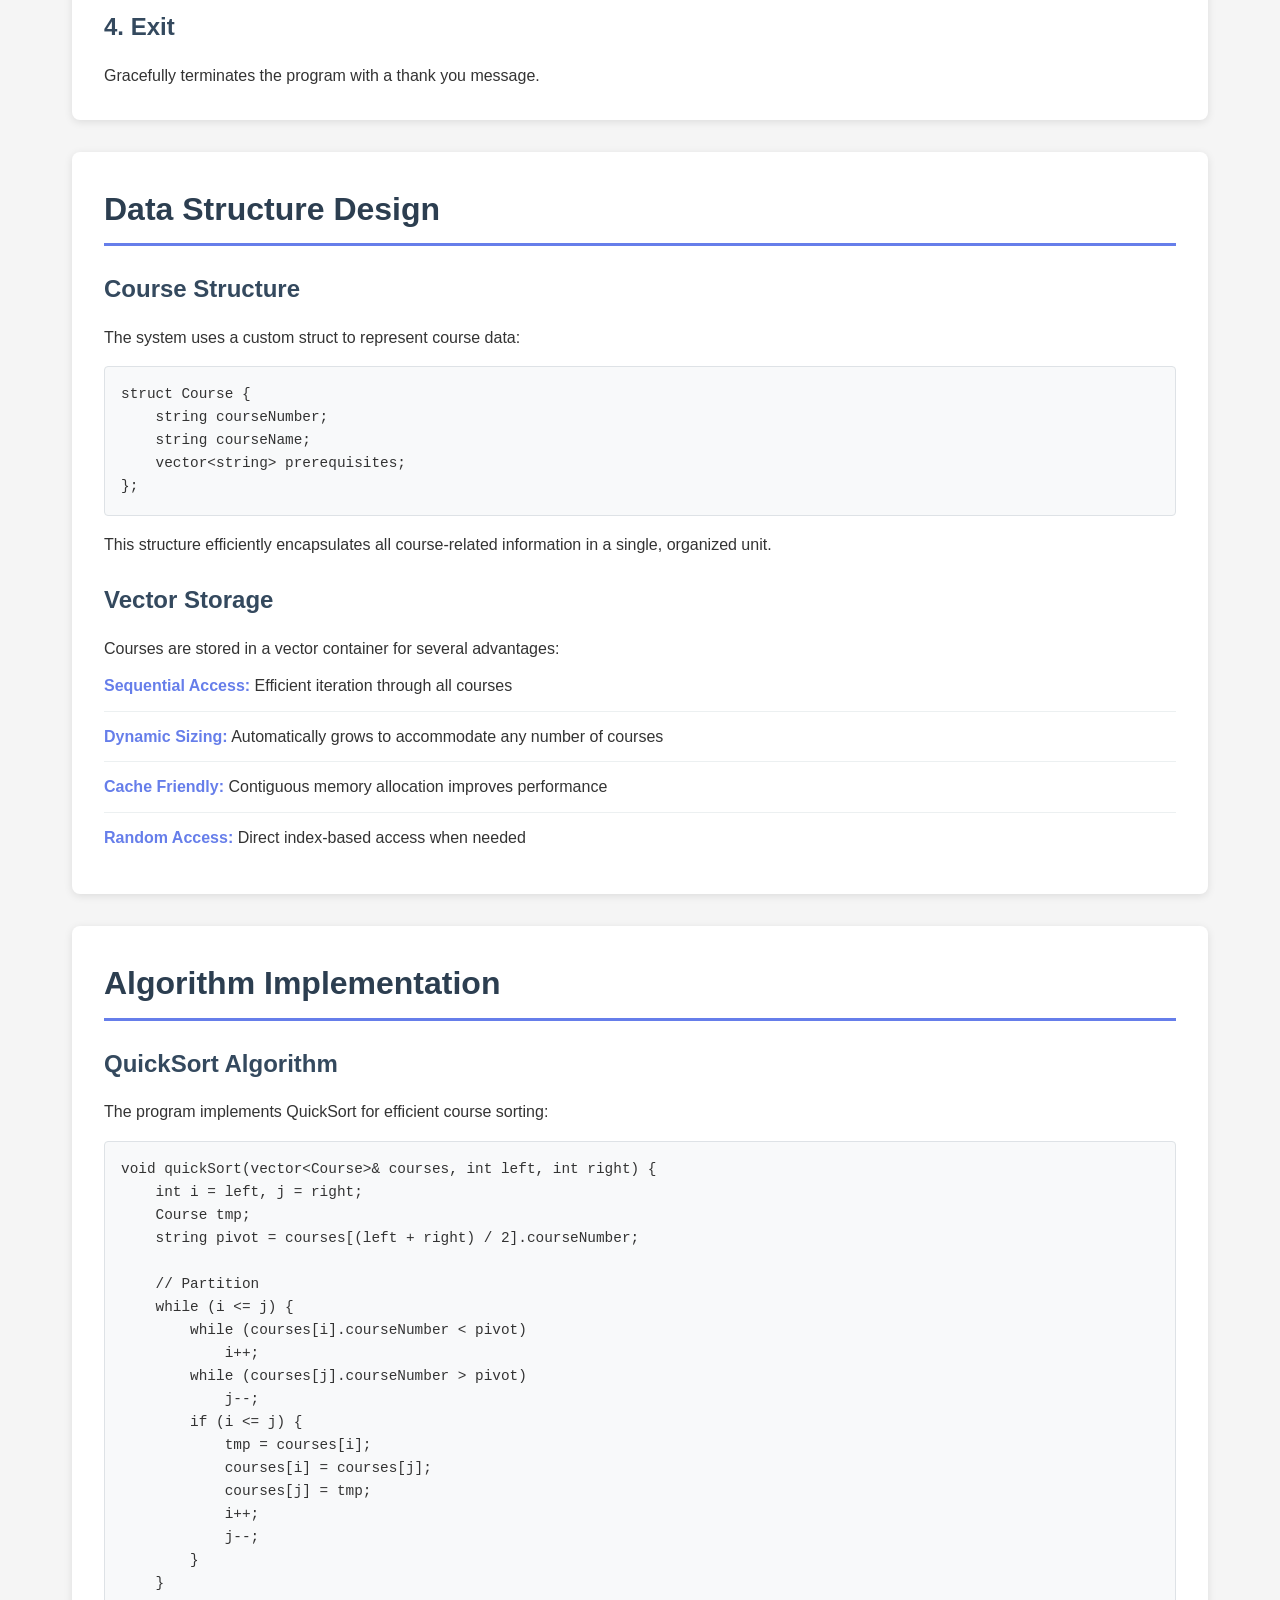
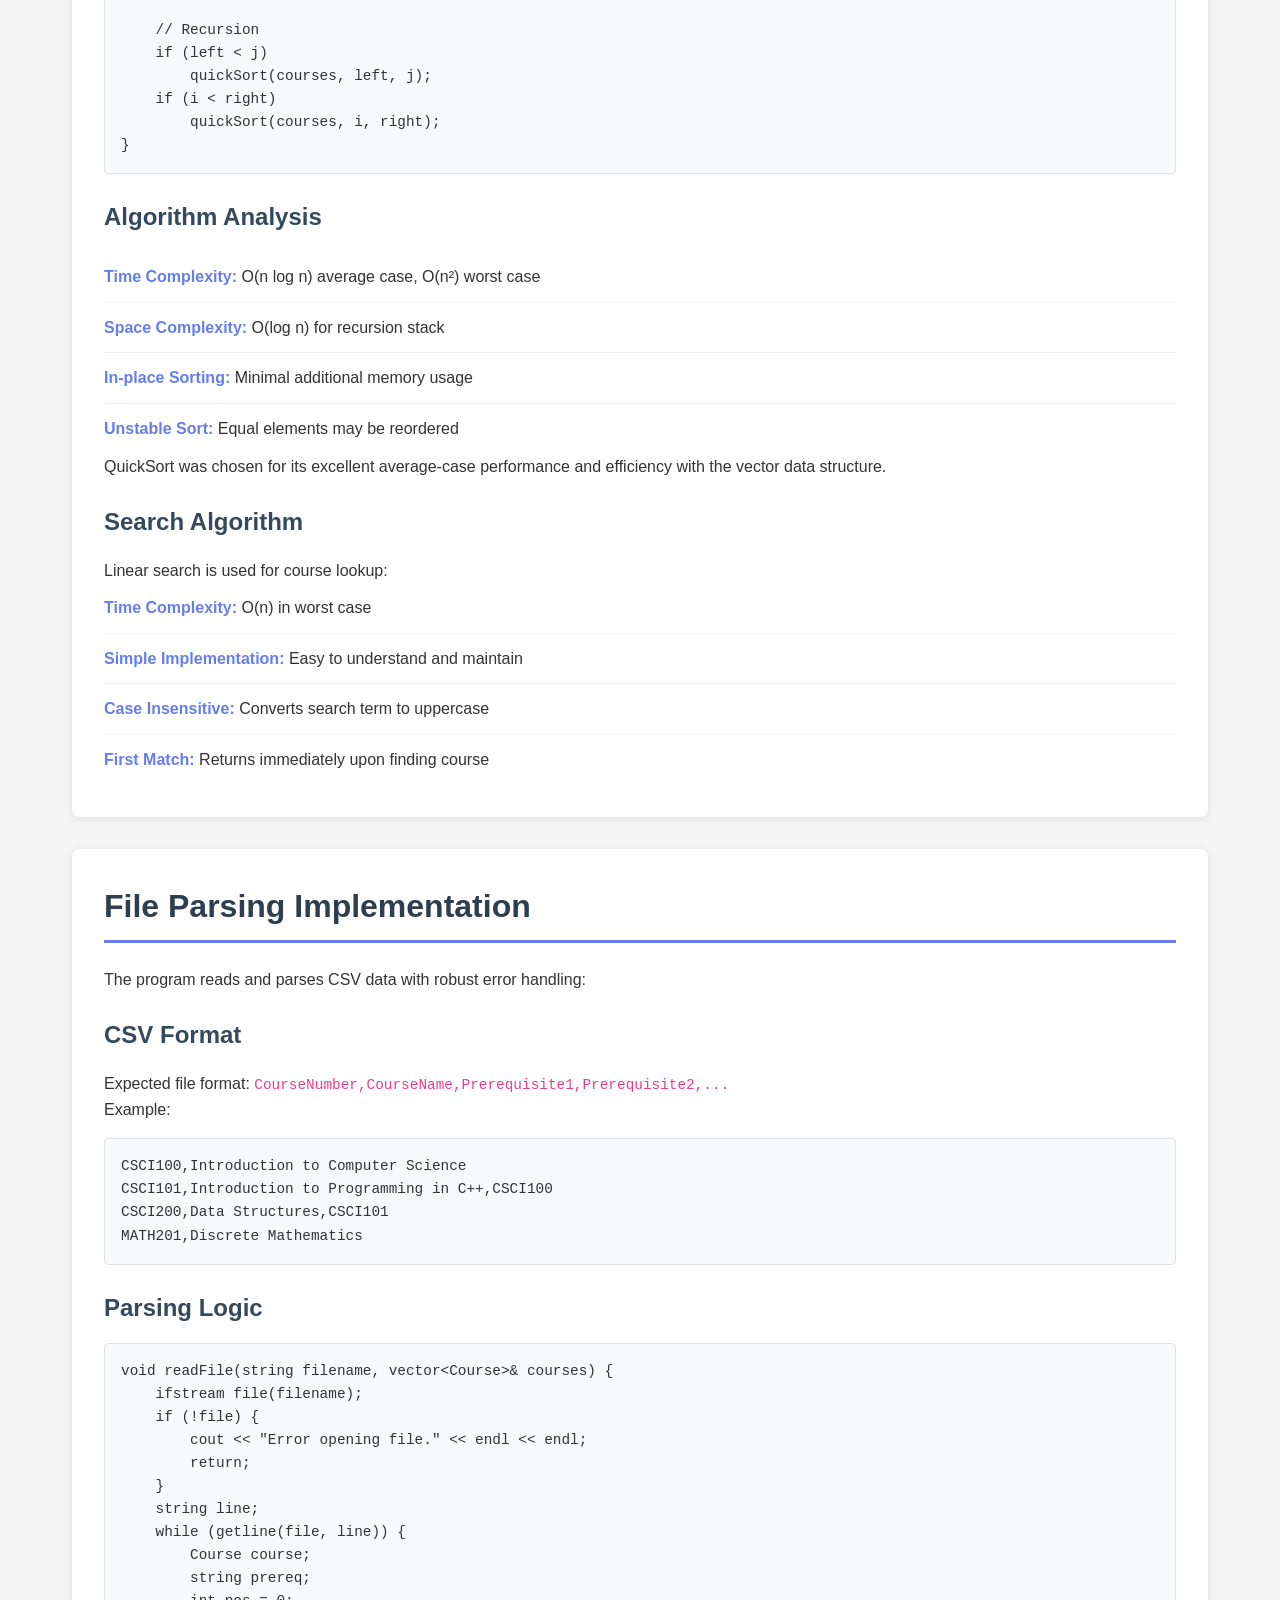
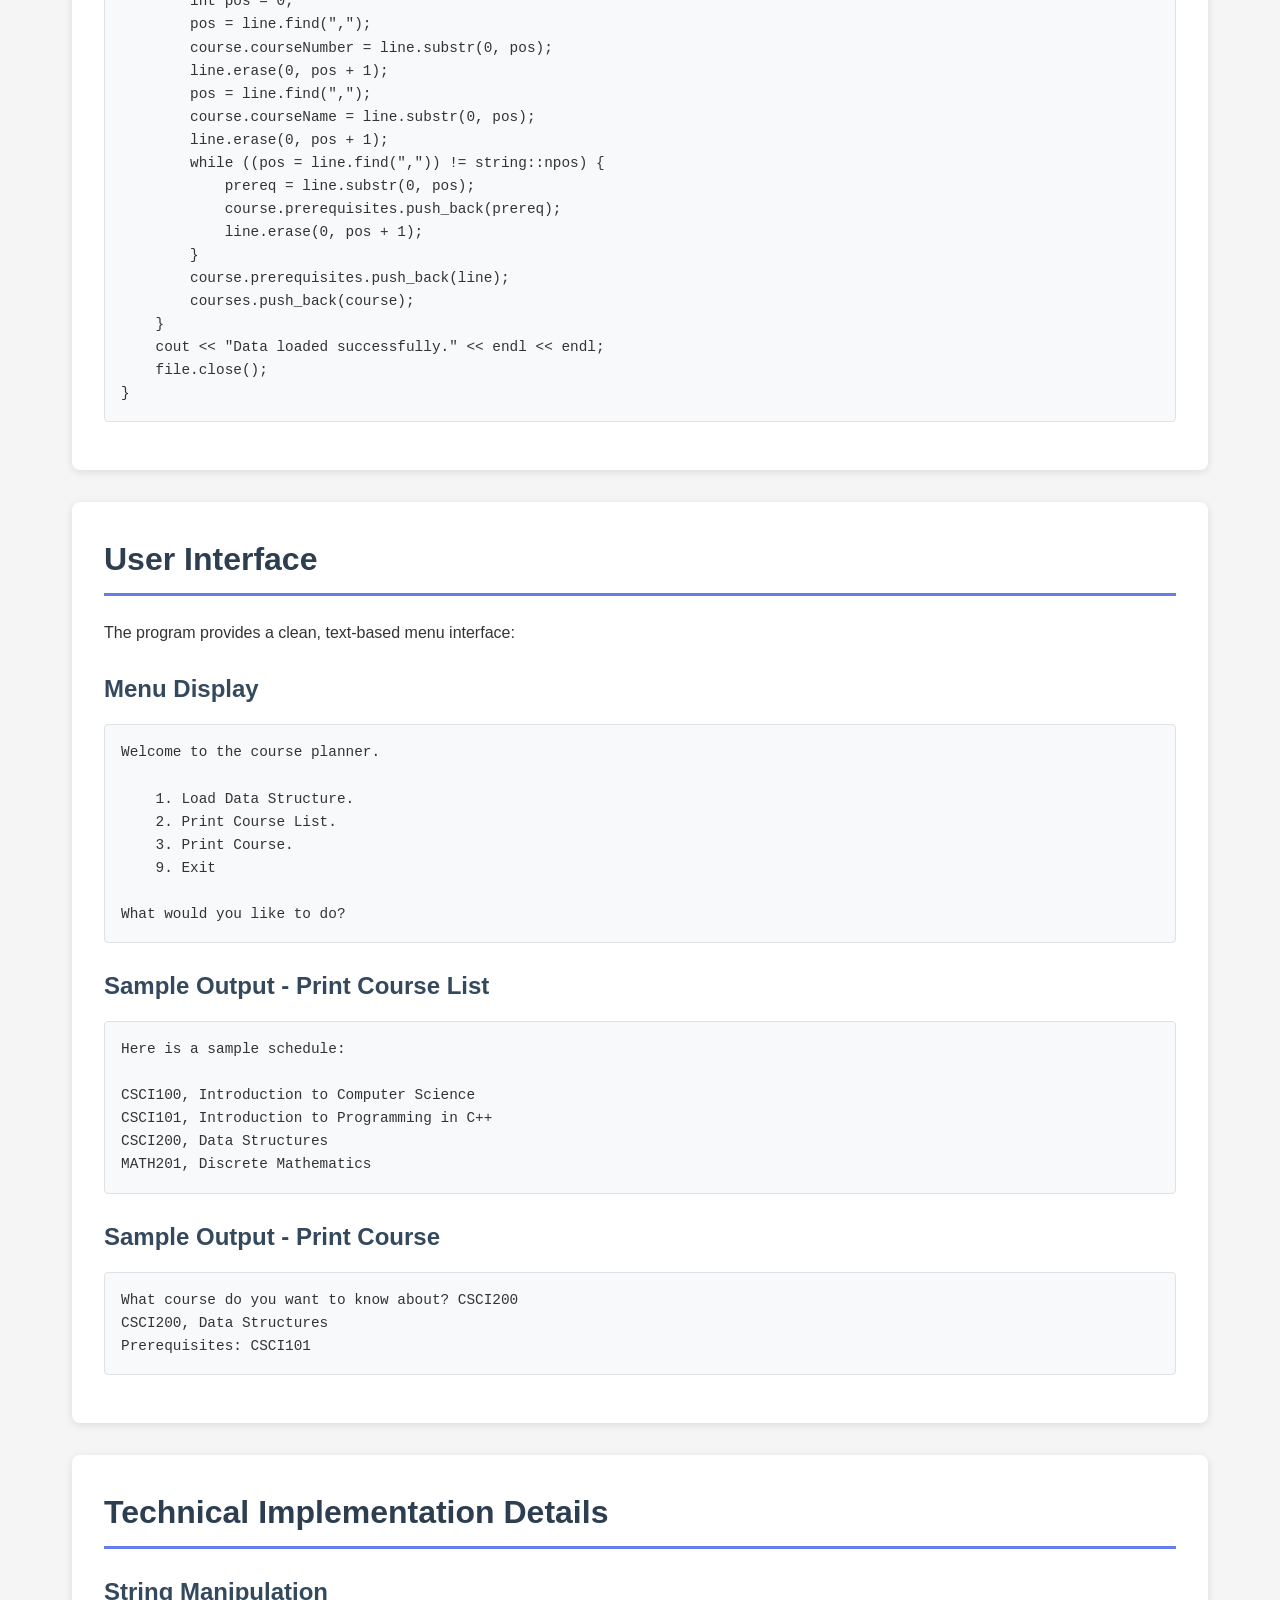
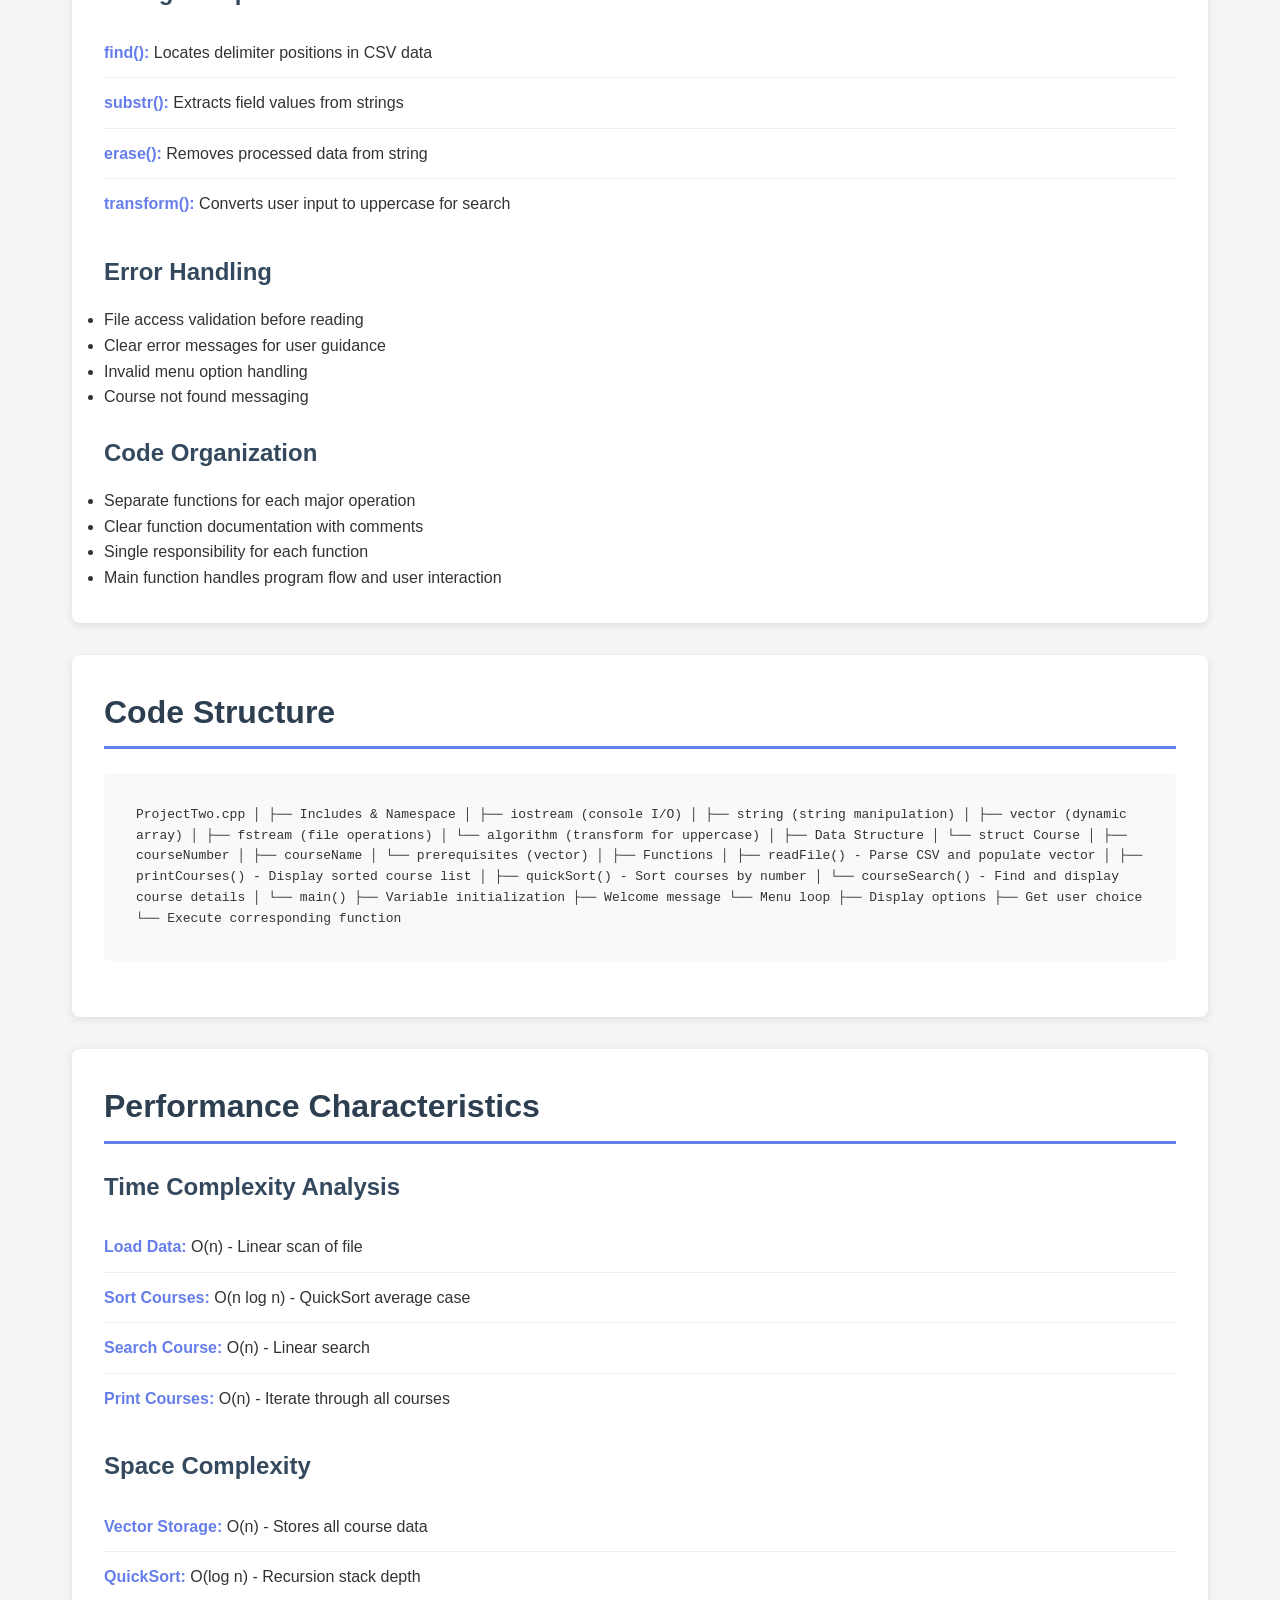
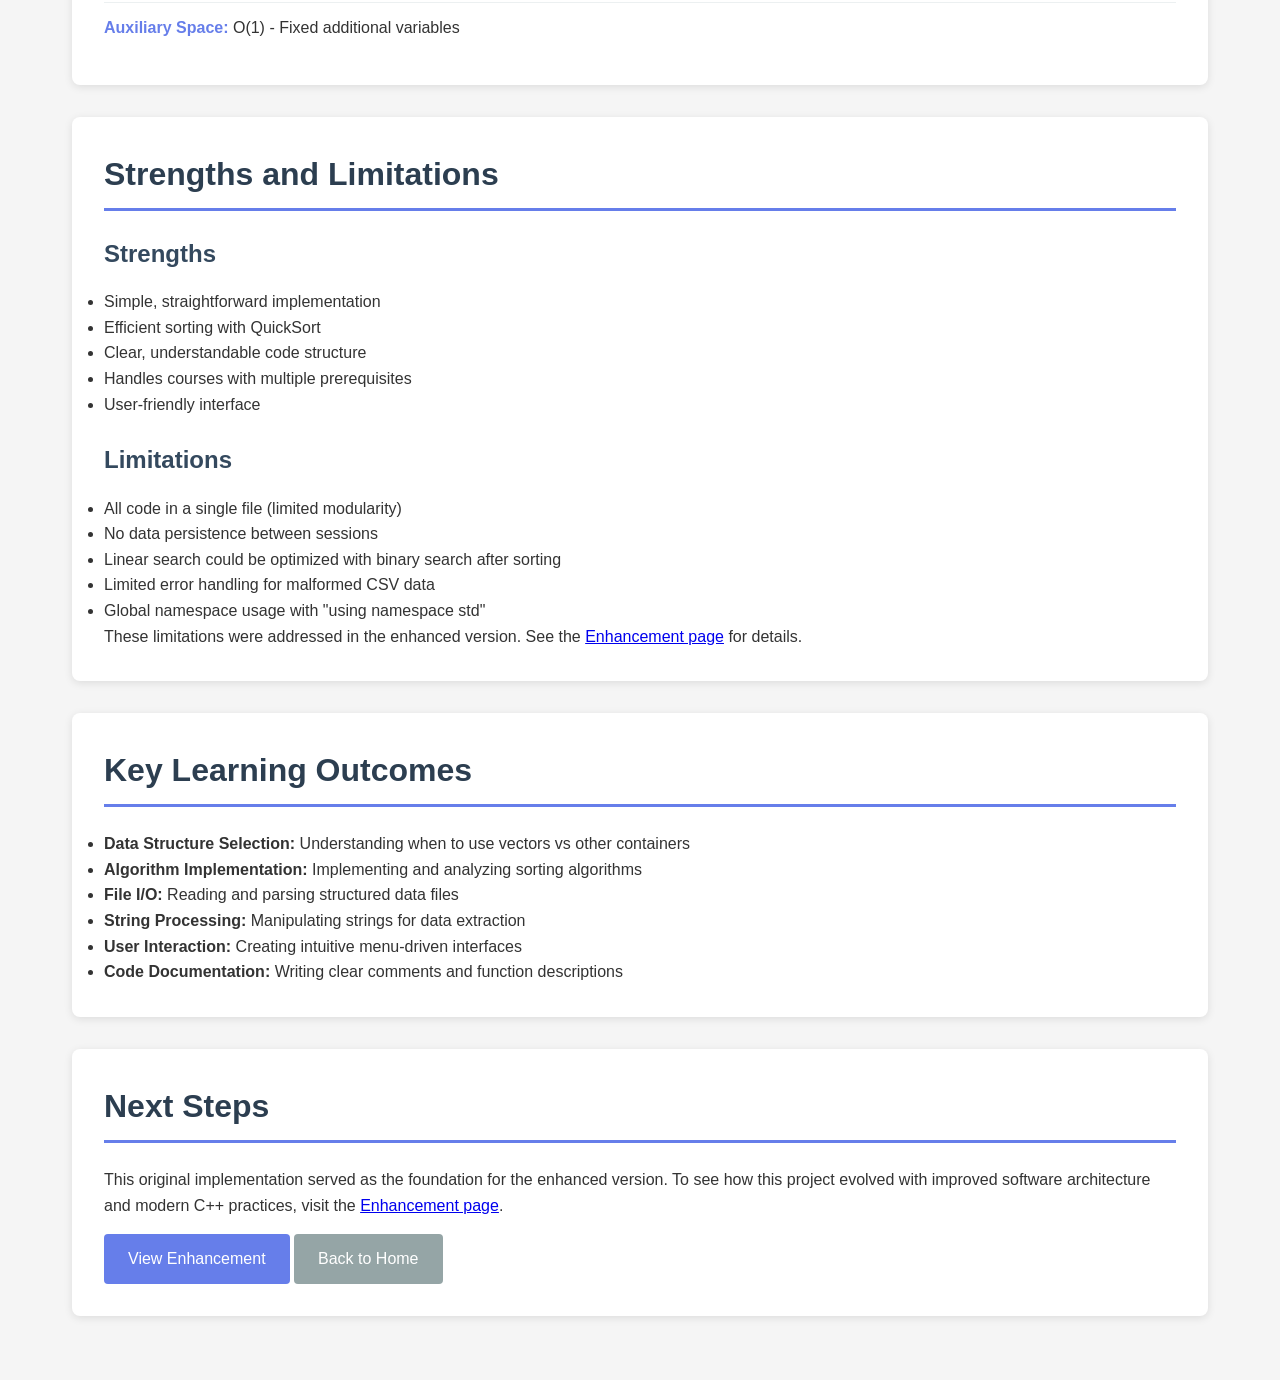
<file: project-two.html>
<!DOCTYPE html>
<html lang="en">
<head>
    <meta charset="UTF-8">
    <meta name="viewport" content="width=device-width, initial-scale=1.0">
    <title>Project Two: Original Implementation</title>
    <link rel="stylesheet" href="style.css">
</head>
<body>
    <nav class="navbar">
        <div class="nav-container">
            <h1 class="nav-title">CS-300 Portfolio</h1>
            <ul class="nav-menu">
                <li><a href="index.html">Home</a></li>
                <li><a href="project-two.html">Project Two</a></li>
                <li><a href="enhancement.html">Enhancement</a></li>
            </ul>
        </div>
    </nav>

    <main class="container">
        <header class="hero">
            <h1>Project Two: Course Planner System</h1>
            <p class="subtitle">Original Implementation with Vector and QuickSort</p>
        </header>

        <section>
            <h2>Overview</h2>
            <p>Project Two is a C++ course management system demonstrating data structures and algorithm design principles. This is the original implementation showcasing fundamental programming concepts including file I/O, data structures, sorting algorithms, and interactive menu-driven interfaces.</p>
            
            <div class="details">
                <p><strong>Technology Stack:</strong> C++, Standard Template Library (STL)</p>
                <p><strong>Key Concepts:</strong> Data Structures (Vector), Sorting Algorithms (QuickSort), File I/O, String Manipulation</p>
                <p><strong>Date:</strong> February 23, 2025</p>
                <p><strong>GitHub:</strong> <a href="https://github.com/bzermeno/CS_300" target="_blank">View Source Code</a></p>
            </div>
        </section>

        <section>
            <h2>System Features</h2>
            <p>The course planner provides a menu-driven interface with the following capabilities:</p>

            <h3>1. Load Data Structure</h3>
            <p>Reads course information from a CSV file and stores it in memory:</p>
            <ul class="feature-list">
                <li><strong>Course Number:</strong> Unique identifier for each course</li>
                <li><strong>Course Name:</strong> Full title of the course</li>
                <li><strong>Prerequisites:</strong> List of required courses (can be none)</li>
            </ul>
            <p>The system validates file access and provides error messages if the file cannot be opened.</p>

            <h3>2. Print Course List</h3>
            <p>Displays all courses in alphanumeric order:</p>
            <ul>
                <li>Automatically sorts courses before display</li>
                <li>Shows course number and course name</li>
                <li>Presents a clean, organized schedule view</li>
            </ul>

            <h3>3. Print Course</h3>
            <p>Searches for and displays detailed information about a specific course:</p>
            <ul>
                <li>Case-insensitive search functionality</li>
                <li>Displays course number, name, and prerequisites</li>
                <li>Handles courses with no prerequisites</li>
                <li>Provides error message if course is not found</li>
            </ul>

            <h3>4. Exit</h3>
            <p>Gracefully terminates the program with a thank you message.</p>
        </section>

        <section>
            <h2>Data Structure Design</h2>
            
            <h3>Course Structure</h3>
            <p>The system uses a custom struct to represent course data:</p>
            <pre><code>struct Course {
    string courseNumber;
    string courseName;
    vector&lt;string&gt; prerequisites;
};</code></pre>
            <p>This structure efficiently encapsulates all course-related information in a single, organized unit.</p>

            <h3>Vector Storage</h3>
            <p>Courses are stored in a vector container for several advantages:</p>
            <ul class="feature-list">
                <li><strong>Sequential Access:</strong> Efficient iteration through all courses</li>
                <li><strong>Dynamic Sizing:</strong> Automatically grows to accommodate any number of courses</li>
                <li><strong>Cache Friendly:</strong> Contiguous memory allocation improves performance</li>
                <li><strong>Random Access:</strong> Direct index-based access when needed</li>
            </ul>
        </section>

        <section>
            <h2>Algorithm Implementation</h2>
            
            <h3>QuickSort Algorithm</h3>
            <p>The program implements QuickSort for efficient course sorting:</p>
            <pre><code>void quickSort(vector&lt;Course&gt;& courses, int left, int right) {
    int i = left, j = right;
    Course tmp;
    string pivot = courses[(left + right) / 2].courseNumber;
    
    // Partition
    while (i &lt;= j) {
        while (courses[i].courseNumber &lt; pivot)
            i++;
        while (courses[j].courseNumber &gt; pivot)
            j--;
        if (i &lt;= j) {
            tmp = courses[i];
            courses[i] = courses[j];
            courses[j] = tmp;
            i++;
            j--;
        }
    }

    // Recursion
    if (left &lt; j)
        quickSort(courses, left, j);
    if (i &lt; right)
        quickSort(courses, i, right);
}</code></pre>
            
            <h3>Algorithm Analysis</h3>
            <ul class="feature-list">
                <li><strong>Time Complexity:</strong> O(n log n) average case, O(n²) worst case</li>
                <li><strong>Space Complexity:</strong> O(log n) for recursion stack</li>
                <li><strong>In-place Sorting:</strong> Minimal additional memory usage</li>
                <li><strong>Unstable Sort:</strong> Equal elements may be reordered</li>
            </ul>
            <p>QuickSort was chosen for its excellent average-case performance and efficiency with the vector data structure.</p>

            <h3>Search Algorithm</h3>
            <p>Linear search is used for course lookup:</p>
            <ul class="feature-list">
                <li><strong>Time Complexity:</strong> O(n) in worst case</li>
                <li><strong>Simple Implementation:</strong> Easy to understand and maintain</li>
                <li><strong>Case Insensitive:</strong> Converts search term to uppercase</li>
                <li><strong>First Match:</strong> Returns immediately upon finding course</li>
            </ul>
        </section>

        <section>
            <h2>File Parsing Implementation</h2>
            <p>The program reads and parses CSV data with robust error handling:</p>
            
            <h3>CSV Format</h3>
            <p>Expected file format: <code>CourseNumber,CourseName,Prerequisite1,Prerequisite2,...</code></p>
            <p>Example:</p>
            <pre><code>CSCI100,Introduction to Computer Science
CSCI101,Introduction to Programming in C++,CSCI100
CSCI200,Data Structures,CSCI101
MATH201,Discrete Mathematics</code></pre>

            <h3>Parsing Logic</h3>
            <pre><code>void readFile(string filename, vector&lt;Course&gt;& courses) {
    ifstream file(filename);
    if (!file) {
        cout &lt;&lt; "Error opening file." &lt;&lt; endl &lt;&lt; endl;
        return;
    }
    string line;
    while (getline(file, line)) {
        Course course;
        string prereq;
        int pos = 0;
        pos = line.find(",");
        course.courseNumber = line.substr(0, pos);
        line.erase(0, pos + 1);
        pos = line.find(",");
        course.courseName = line.substr(0, pos);
        line.erase(0, pos + 1);
        while ((pos = line.find(",")) != string::npos) {
            prereq = line.substr(0, pos);
            course.prerequisites.push_back(prereq);
            line.erase(0, pos + 1);
        }
        course.prerequisites.push_back(line);
        courses.push_back(course);
    }
    cout &lt;&lt; "Data loaded successfully." &lt;&lt; endl &lt;&lt; endl;
    file.close();
}</code></pre>
        </section>

        <section>
            <h2>User Interface</h2>
            <p>The program provides a clean, text-based menu interface:</p>
            
            <h3>Menu Display</h3>
            <pre><code>Welcome to the course planner.

    1. Load Data Structure.
    2. Print Course List.
    3. Print Course.
    9. Exit

What would you like to do?</code></pre>

            <h3>Sample Output - Print Course List</h3>
            <pre><code>Here is a sample schedule:

CSCI100, Introduction to Computer Science
CSCI101, Introduction to Programming in C++
CSCI200, Data Structures
MATH201, Discrete Mathematics</code></pre>

            <h3>Sample Output - Print Course</h3>
            <pre><code>What course do you want to know about? CSCI200
CSCI200, Data Structures
Prerequisites: CSCI101</code></pre>
        </section>

        <section>
            <h2>Technical Implementation Details</h2>

            <h3>String Manipulation</h3>
            <ul class="feature-list">
                <li><strong>find():</strong> Locates delimiter positions in CSV data</li>
                <li><strong>substr():</strong> Extracts field values from strings</li>
                <li><strong>erase():</strong> Removes processed data from string</li>
                <li><strong>transform():</strong> Converts user input to uppercase for search</li>
            </ul>

            <h3>Error Handling</h3>
            <ul>
                <li>File access validation before reading</li>
                <li>Clear error messages for user guidance</li>
                <li>Invalid menu option handling</li>
                <li>Course not found messaging</li>
            </ul>

            <h3>Code Organization</h3>
            <ul>
                <li>Separate functions for each major operation</li>
                <li>Clear function documentation with comments</li>
                <li>Single responsibility for each function</li>
                <li>Main function handles program flow and user interaction</li>
            </ul>
        </section>

        <section>
            <h2>Code Structure</h2>
            <div class="architecture-diagram">
ProjectTwo.cpp
│
├── Includes & Namespace
│   ├── iostream (console I/O)
│   ├── string (string manipulation)
│   ├── vector (dynamic array)
│   ├── fstream (file operations)
│   └── algorithm (transform for uppercase)
│
├── Data Structure
│   └── struct Course
│       ├── courseNumber
│       ├── courseName
│       └── prerequisites (vector)
│
├── Functions
│   ├── readFile() - Parse CSV and populate vector
│   ├── printCourses() - Display sorted course list
│   ├── quickSort() - Sort courses by number
│   └── courseSearch() - Find and display course details
│
└── main()
    ├── Variable initialization
    ├── Welcome message
    └── Menu loop
        ├── Display options
        ├── Get user choice
        └── Execute corresponding function
            </div>
        </section>

        <section>
            <h2>Performance Characteristics</h2>
            
            <h3>Time Complexity Analysis</h3>
            <ul class="feature-list">
                <li><strong>Load Data:</strong> O(n) - Linear scan of file</li>
                <li><strong>Sort Courses:</strong> O(n log n) - QuickSort average case</li>
                <li><strong>Search Course:</strong> O(n) - Linear search</li>
                <li><strong>Print Courses:</strong> O(n) - Iterate through all courses</li>
            </ul>

            <h3>Space Complexity</h3>
            <ul class="feature-list">
                <li><strong>Vector Storage:</strong> O(n) - Stores all course data</li>
                <li><strong>QuickSort:</strong> O(log n) - Recursion stack depth</li>
                <li><strong>Auxiliary Space:</strong> O(1) - Fixed additional variables</li>
            </ul>
        </section>

        <section>
            <h2>Strengths and Limitations</h2>
            
            <h3>Strengths</h3>
            <ul>
                <li>Simple, straightforward implementation</li>
                <li>Efficient sorting with QuickSort</li>
                <li>Clear, understandable code structure</li>
                <li>Handles courses with multiple prerequisites</li>
                <li>User-friendly interface</li>
            </ul>

            <h3>Limitations</h3>
            <ul>
                <li>All code in a single file (limited modularity)</li>
                <li>No data persistence between sessions</li>
                <li>Linear search could be optimized with binary search after sorting</li>
                <li>Limited error handling for malformed CSV data</li>
                <li>Global namespace usage with "using namespace std"</li>
            </ul>

            <p>These limitations were addressed in the enhanced version. See the <a href="enhancement.html">Enhancement page</a> for details.</p>
        </section>

        <section>
            <h2>Key Learning Outcomes</h2>
            <ul>
                <li><strong>Data Structure Selection:</strong> Understanding when to use vectors vs other containers</li>
                <li><strong>Algorithm Implementation:</strong> Implementing and analyzing sorting algorithms</li>
                <li><strong>File I/O:</strong> Reading and parsing structured data files</li>
                <li><strong>String Processing:</strong> Manipulating strings for data extraction</li>
                <li><strong>User Interaction:</strong> Creating intuitive menu-driven interfaces</li>
                <li><strong>Code Documentation:</strong> Writing clear comments and function descriptions</li>
            </ul>
        </section>

        <section>
            <h2>Next Steps</h2>
            <p>This original implementation served as the foundation for the enhanced version. To see how this project evolved with improved software architecture and modern C++ practices, visit the <a href="enhancement.html">Enhancement page</a>.</p>
            <a href="enhancement.html" class="btn">View Enhancement</a>
            <a href="index.html" class="btn btn-secondary">Back to Home</a>
        </section>
    </main>
    
</body>
</html>
</file>
<file: style.css>
/* Reset and Base Styles */
* {
    margin: 0;
    padding: 0;
    box-sizing: border-box;
}

body {
    font-family: -apple-system, BlinkMacSystemFont, 'Segoe UI', Roboto, 'Helvetica Neue', Arial, sans-serif;
    line-height: 1.6;
    color: #333;
    background-color: #f5f5f5;
}

/* Navigation */
.navbar {
    background-color: #2c3e50;
    padding: 1rem 0;
    box-shadow: 0 2px 4px rgba(0,0,0,0.1);
    position: sticky;
    top: 0;
    z-index: 100;
}

.nav-container {
    max-width: 1200px;
    margin: 0 auto;
    padding: 0 2rem;
    display: flex;
    justify-content: space-between;
    align-items: center;
}

.nav-title {
    color: #fff;
    font-size: 1.5rem;
    font-weight: 600;
}

.nav-menu {
    list-style: none;
    display: flex;
    gap: 2rem;
}

.nav-menu a {
    color: #ecf0f1;
    text-decoration: none;
    font-weight: 500;
    transition: color 0.3s ease;
    padding: 0.5rem 1rem;
    border-radius: 4px;
}

.nav-menu a:hover,
.nav-menu a.active {
    color: #fff;
    background-color: #34495e;
}

/* Container */
.container {
    max-width: 1200px;
    margin: 0 auto;
    padding: 2rem;
}

/* Hero Section */
.hero {
    text-align: center;
    padding: 3rem 0;
    background: linear-gradient(135deg, #667eea 0%, #764ba2 100%);
    color: white;
    border-radius: 8px;
    margin-bottom: 3rem;
}

.hero h1 {
    font-size: 2.5rem;
    margin-bottom: 1rem;
}

.subtitle {
    font-size: 1.2rem;
    opacity: 0.9;
}

/* Sections */
section {
    background-color: white;
    padding: 2rem;
    margin-bottom: 2rem;
    border-radius: 8px;
    box-shadow: 0 2px 8px rgba(0,0,0,0.1);
}

section h2 {
    color: #2c3e50;
    margin-bottom: 1.5rem;
    font-size: 2rem;
    border-bottom: 3px solid #667eea;
    padding-bottom: 0.5rem;
}

section h3 {
    color: #34495e;
    margin-bottom: 1rem;
    margin-top: 1.5rem;
    font-size: 1.5rem;
}

/* Project Cards Grid */
.projects-grid {
    display: grid;
    grid-template-columns: repeat(auto-fit, minmax(300px, 1fr));
    gap: 2rem;
    padding: 2rem;
}

.project-card {
    background-color: white;
    padding: 2rem;
    border-radius: 8px;
    box-shadow: 0 4px 12px rgba(0,0,0,0.1);
    transition: transform 0.3s ease, box-shadow 0.3s ease;
}

.project-card:hover {
    transform: translateY(-5px);
    box-shadow: 0 6px 20px rgba(0,0,0,0.15);
}

.project-card h3 {
    color: #667eea;
    margin-top: 0;
}

.project-card ul {
    margin: 1rem 0 1.5rem 1.5rem;
}

.project-card li {
    margin-bottom: 0.5rem;
}

/* Buttons */
.btn {
    display: inline-block;
    padding: 0.75rem 1.5rem;
    background-color: #667eea;
    color: white;
    text-decoration: none;
    border-radius: 4px;
    transition: background-color 0.3s ease;
    font-weight: 500;
    margin-top: 1rem;
}

.btn:hover {
    background-color: #5568d3;
}

.btn-secondary {
    background-color: #95a5a6;
}

.btn-secondary:hover {
    background-color: #7f8c8d;
}

/* Code Blocks */
pre {
    background-color: #f8f9fa;
    border: 1px solid #dee2e6;
    border-radius: 4px;
    padding: 1rem;
    overflow-x: auto;
    margin: 1rem 0;
}

code {
    font-family: 'Courier New', Courier, monospace;
    font-size: 0.9rem;
    color: #e83e8c;
}

pre code {
    color: #333;
}

/* Feature Lists */
.feature-list {
    list-style: none;
    padding: 0;
}

.feature-list li {
    padding: 0.75rem 0;
    border-bottom: 1px solid #ecf0f1;
}

.feature-list li:last-child {
    border-bottom: none;
}

.feature-list strong {
    color: #667eea;
}

/* Reflection Section */
.reflection-section {
    margin-bottom: 2rem;
}

.reflection-section:last-child {
    margin-bottom: 0;
}

.reflection-section p {
    margin-bottom: 1rem;
    text-align: justify;
}

/* Details Section */
.details {
    background-color: #f8f9fa;
    padding: 1.5rem;
    border-left: 4px solid #667eea;
    margin: 1rem 0;
    border-radius: 4px;
}

/* Architecture Diagram */
.architecture-diagram {
    background-color: #f8f9fa;
    padding: 2rem;
    border-radius: 4px;
    margin: 1.5rem 0;
    font-family: monospace;
    overflow-x: auto;
}

/* Intro Section */
.intro {
    background-color: white;
}

.intro h2 {
    color: #2c3e50;
}

.intro p {
    font-size: 1.1rem;
    line-height: 1.8;
}

/* Footer */
footer {
    text-align: center;
    padding: 2rem;
    background-color: #2c3e50;
    color: #ecf0f1;
    margin-top: 3rem;
}

/* Responsive Design */
@media (max-width: 768px) {
    .nav-container {
        flex-direction: column;
        gap: 1rem;
    }
    
    .nav-menu {
        flex-direction: column;
        gap: 0.5rem;
        text-align: center;
    }
    
    .hero h1 {
        font-size: 2rem;
    }
    
    .projects-grid {
        grid-template-columns: 1fr;
    }
    
    .container {
        padding: 1rem;
    }
}
</file>
